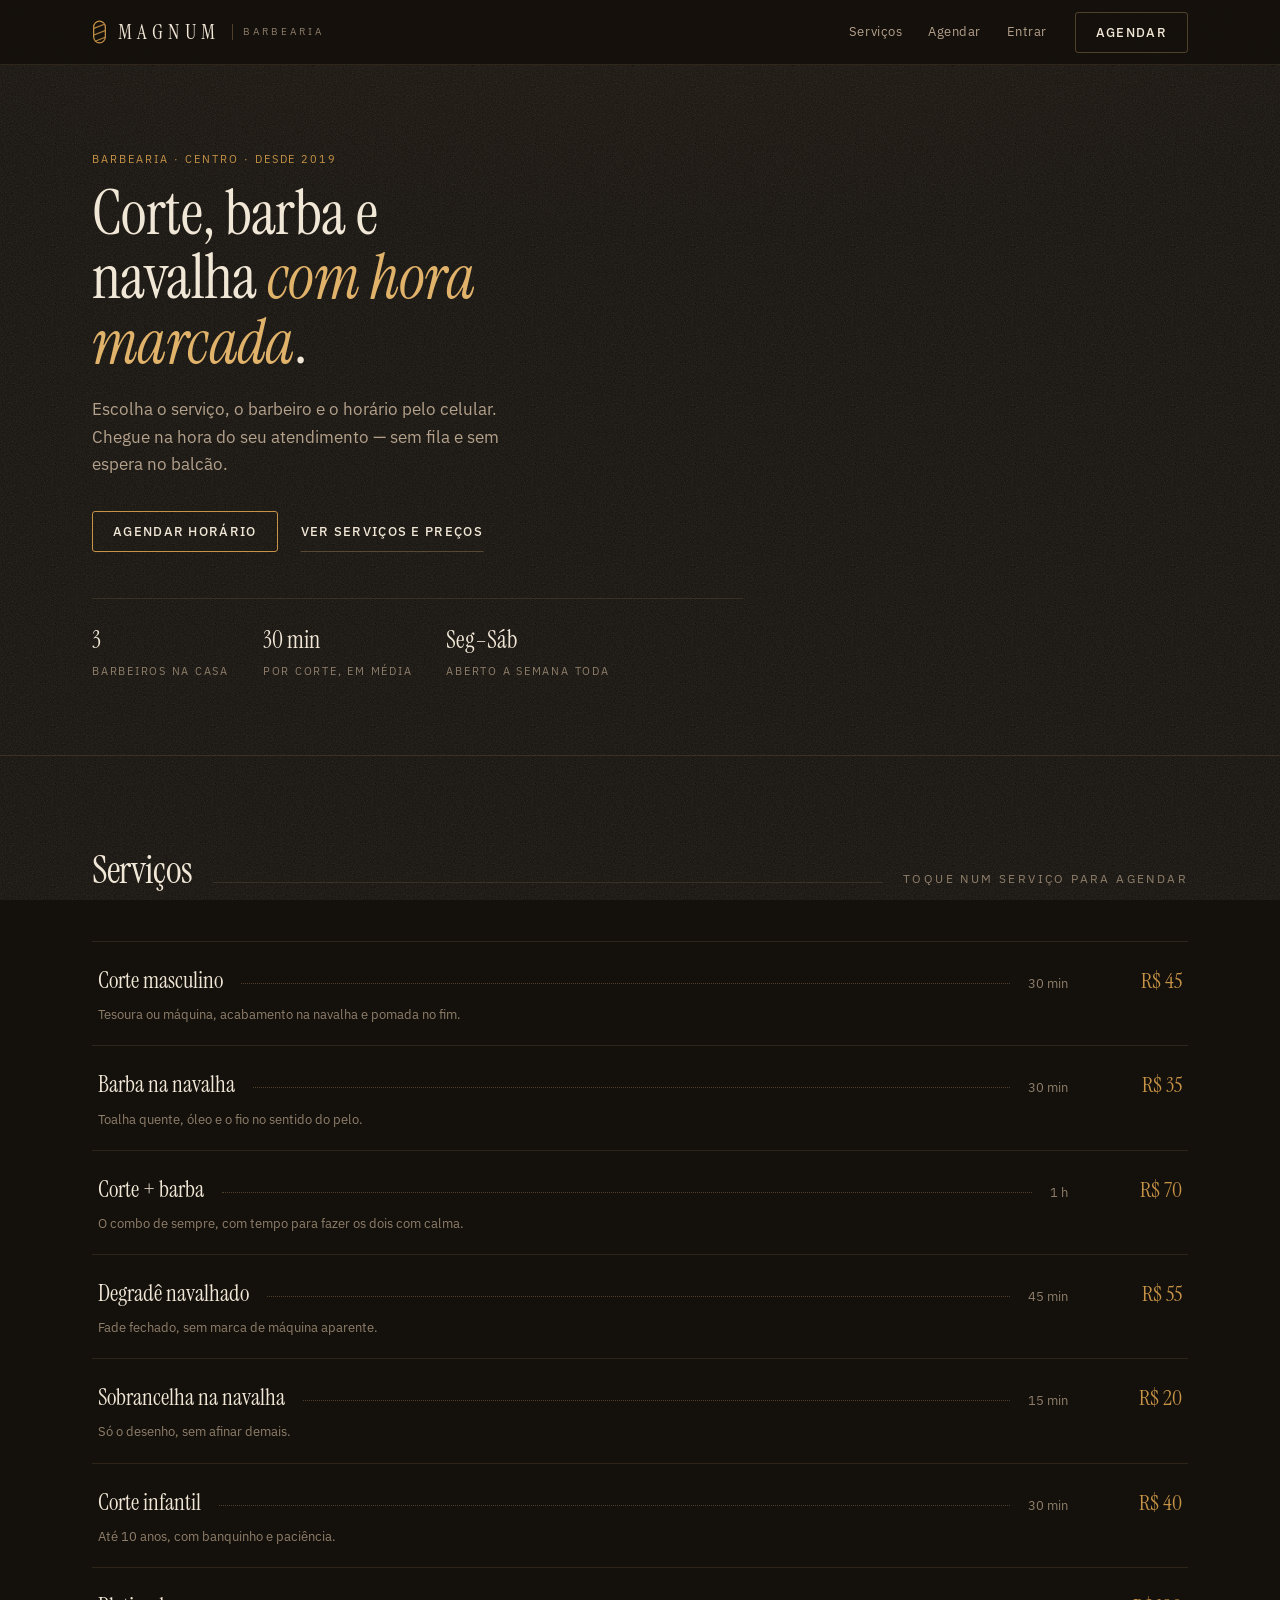
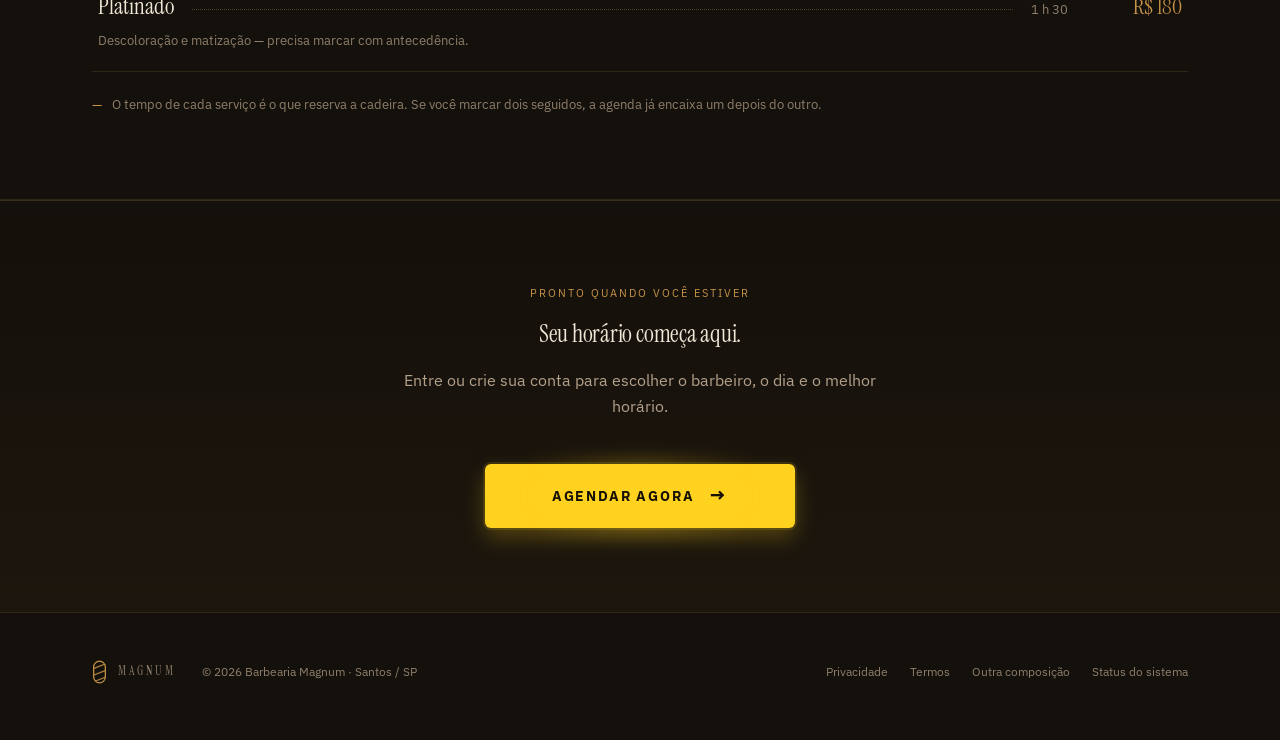
<file: web/index.html>
<!DOCTYPE html>
<html lang="pt-BR">
<head>
<meta charset="utf-8">
<meta name="viewport" content="width=device-width, initial-scale=1">
<title>Barbearia Magnum — corte, barba e navalha com hora marcada</title>
<meta name="description" content="Agende corte, barba e navalha na Barbearia Magnum: escolha o serviço, o barbeiro e o horário pelo celular.">
<link rel="icon" href="data:image/svg+xml,%3Csvg xmlns='http://www.w3.org/2000/svg' viewBox='0 0 18 30'%3E%3Crect x='2' y='2' width='14' height='26' rx='7' fill='none' stroke='%23c69347' stroke-width='1.6'/%3E%3Cg stroke='%23c69347' stroke-width='1.2'%3E%3Cline x1='0' y1='11' x2='18' y2='5'/%3E%3Cline x1='0' y1='19' x2='18' y2='13'/%3E%3Cline x1='0' y1='27' x2='18' y2='21'/%3E%3C/g%3E%3C/svg%3E">
<link rel="canonical" href="https://magnum.autoava.us/">
<meta name="theme-color" content="#14100b">
<meta property="og:type" content="website">
<meta property="og:site_name" content="Barbearia Magnum">
<meta property="og:locale" content="pt_BR">
<meta property="og:title" content="Barbearia Magnum — corte, barba e navalha com hora marcada">
<meta property="og:description" content="Escolha o serviço, o barbeiro e o horário pelo celular. Santos / SP.">
<meta property="og:url" content="https://magnum.autoava.us/">
<meta name="twitter:card" content="summary">
<meta name="twitter:title" content="Barbearia Magnum — hora marcada">
<meta name="twitter:description" content="Agende corte, barba e navalha pelo celular. Santos / SP.">
<link rel="preconnect" href="https://fonts.googleapis.com">
<link rel="preconnect" href="https://fonts.gstatic.com" crossorigin>
<link href="https://fonts.googleapis.com/css2?family=IBM+Plex+Sans:wght@400;500;600&family=Instrument+Serif:ital@0;1&display=swap" rel="stylesheet">
<link rel="stylesheet" href="styles.css?v=booking-3">

<!-- =====================================================================
     LAYOUT PARA APRESENTAÇÃO (F2 antecipada) — dados de exemplo.
     Trocar antes de publicar de verdade:
       · endereço, telefone/WhatsApp (app.js, LOJA_WHATS), Instagram, ano
       · nomes dos barbeiros e fotos (hoje é monograma, sem foto)
       · horários reais de funcionamento (app.js, HORARIOS)
       · preços/durações (batem com o seed de docs/schema.sql)
     O que JÁ é dinâmico de verdade: relógio da loja, aberto/fechado, grade de
     horários calculada a partir do funcionamento + duração do serviço,
     escolha de serviço/barbeiro/horário e o passo de confirmação.
     ===================================================================== -->
<link rel="manifest" href="/manifest.webmanifest">
<link rel="apple-touch-icon" href="/icons/apple-touch-icon.png">
<meta name="apple-mobile-web-app-capable" content="yes">
<meta name="apple-mobile-web-app-title" content="Barbearia Magnum">
<meta name="apple-mobile-web-app-status-bar-style" content="black-translucent">
</head>
<body class="composicao-editorial">

<header class="topo">
  <div class="limite">
    <a class="marca" href="./">
      <svg class="poste" viewBox="0 0 18 30" aria-hidden="true">
        <defs><clipPath id="posteClipe"><rect x="2" y="2" width="14" height="26" rx="7"/></clipPath></defs>
        <g clip-path="url(#posteClipe)" stroke="var(--latao)" stroke-width="1.5" opacity=".85">
          <line x1="-1" y1="12" x2="19" y2="4"/>
          <line x1="-1" y1="20" x2="19" y2="12"/>
          <line x1="-1" y1="28" x2="19" y2="20"/>
        </g>
        <rect x="2" y="2" width="14" height="26" rx="7" fill="none" stroke="var(--latao)" stroke-width="1.5"/>
      </svg>
      Magnum
      <small>Barbearia</small>
    </a>
    <nav class="nav" id="nav">
      <a href="#servicos">Serviços</a>
      <a href="#agendar">Agendar</a>
      <a href="/login" id="linkConta">Entrar</a>
    </nav>
    <a class="btn btn-vazado" href="/login">Agendar</a>
    <button class="menu-botao" id="menuBotao" aria-label="Abrir menu" aria-expanded="false" aria-controls="nav">
      <span></span><span></span><span></span>
    </button>
  </div>
</header>

<main>

  <!-- ------------------------------------------------------------- hero -->
  <section class="hero">
    <div class="limite hero-grade">
      <div>
        <p class="kicker">Barbearia · Centro · desde 2019</p>
        <h1>Corte, barba e navalha <em>com hora marcada</em>.</h1>
        <p class="linha-fina">
          Escolha o serviço, o barbeiro e o horário pelo celular. Chegue na hora
          do seu atendimento — sem fila e sem espera no balcão.
        </p>
        <div class="acoes">
          <a class="btn btn-cheio" href="/login">Agendar horário</a>
          <a class="btn btn-texto" href="#servicos">Ver serviços e preços</a>
        </div>

        <dl class="selos">
          <div><dt>3</dt><dd>barbeiros na casa</dd></div>
          <div><dt>30 min</dt><dd>por corte, em média</dd></div>
          <div><dt>Seg–Sáb</dt><dd>aberto a semana toda</dd></div>
        </dl>
      </div>

    </div>
  </section>

  <!-- ---------------------------------------------------------- serviços -->
  <section class="secao" id="servicos">
    <div class="limite">
      <div class="cabeca-secao">
        <h2>Serviços</h2>
        <div class="regua"></div>
        <span>Toque num serviço para agendar</span>
      </div>

      <ul class="menu-servicos">
        <li><a href="/login">
          <span class="nome">Corte masculino</span><span class="guia"></span>
          <span class="dur">30 min</span><span class="preco">R$ 45</span>
          <span class="desc">Tesoura ou máquina, acabamento na navalha e pomada no fim.</span>
        </a></li>
        <li><a href="/login">
          <span class="nome">Barba na navalha</span><span class="guia"></span>
          <span class="dur">30 min</span><span class="preco">R$ 35</span>
          <span class="desc">Toalha quente, óleo e o fio no sentido do pelo.</span>
        </a></li>
        <li><a href="/login">
          <span class="nome">Corte + barba</span><span class="guia"></span>
          <span class="dur">1 h</span><span class="preco">R$ 70</span>
          <span class="desc">O combo de sempre, com tempo para fazer os dois com calma.</span>
        </a></li>
        <li><a href="/login">
          <span class="nome">Degradê navalhado</span><span class="guia"></span>
          <span class="dur">45 min</span><span class="preco">R$ 55</span>
          <span class="desc">Fade fechado, sem marca de máquina aparente.</span>
        </a></li>
        <li><a href="/login">
          <span class="nome">Sobrancelha na navalha</span><span class="guia"></span>
          <span class="dur">15 min</span><span class="preco">R$ 20</span>
          <span class="desc">Só o desenho, sem afinar demais.</span>
        </a></li>
        <li><a href="/login">
          <span class="nome">Corte infantil</span><span class="guia"></span>
          <span class="dur">30 min</span><span class="preco">R$ 40</span>
          <span class="desc">Até 10 anos, com banquinho e paciência.</span>
        </a></li>
        <li><a href="/login">
          <span class="nome">Platinado</span><span class="guia"></span>
          <span class="dur">1 h 30</span><span class="preco">R$ 180</span>
          <span class="desc">Descoloração e matização — precisa marcar com antecedência.</span>
        </a></li>
      </ul>

      <p class="nota">
        O tempo de cada serviço é o que reserva a cadeira. Se você marcar dois
        seguidos, a agenda já encaixa um depois do outro.
      </p>
    </div>
  </section>

  <section class="secao cta-agendar" id="agendar">
    <div class="limite">
      <p class="kicker">Pronto quando você estiver</p>
      <h2>Seu horário começa aqui.</h2>
      <p>Entre ou crie sua conta para escolher o barbeiro, o dia e o melhor horário.</p>
      <a class="btn btn-cheio btn-booking" href="/login">Agendar agora <span aria-hidden="true">→</span></a>
    </div>
  </section>

</main>

<footer class="rodape">
  <div class="limite">
    <a class="marca" href="./">
      <svg class="poste" viewBox="0 0 18 30" aria-hidden="true">
        <defs><clipPath id="posteClipe2"><rect x="2" y="2" width="14" height="26" rx="7"/></clipPath></defs>
        <g clip-path="url(#posteClipe2)" stroke="var(--latao)" stroke-width="1.5" opacity=".85">
          <line x1="-1" y1="12" x2="19" y2="4"/>
          <line x1="-1" y1="20" x2="19" y2="12"/>
          <line x1="-1" y1="28" x2="19" y2="20"/>
        </g>
        <rect x="2" y="2" width="14" height="26" rx="7" fill="none" stroke="var(--latao)" stroke-width="1.5"/>
      </svg>
      Magnum
    </a>
    <p>© <span id="ano">2026</span> Barbearia Magnum · Santos / SP</p>
    <nav>
      <a href="/privacidade">Privacidade</a>
      <a href="/termos">Termos</a>
      <a href="index-b.html">Outra composição</a>
      <a href="status.html">Status do sistema</a>
    </nav>
  </div>
</footer>

<script src="app.js" defer></script>
<script src="pwa.js?v=pwa-1" defer></script>
</body>
</html>
</file>
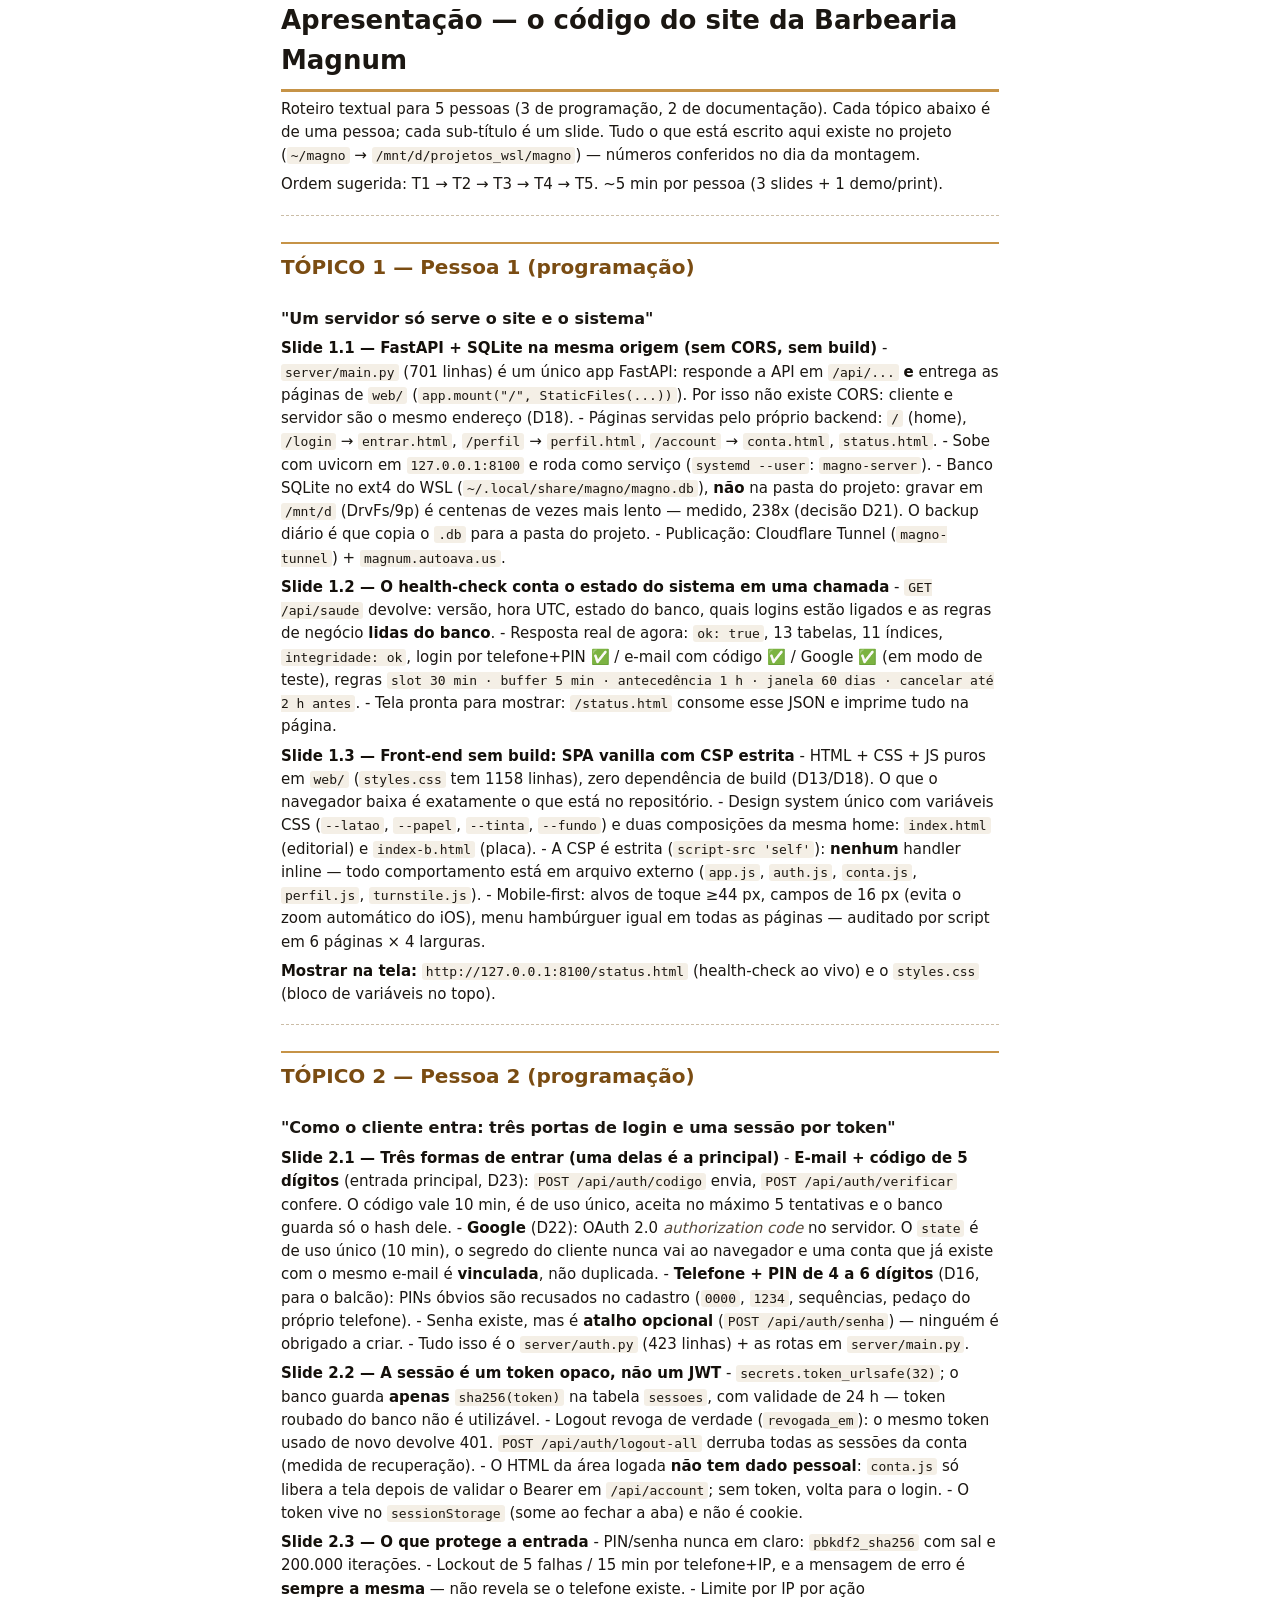
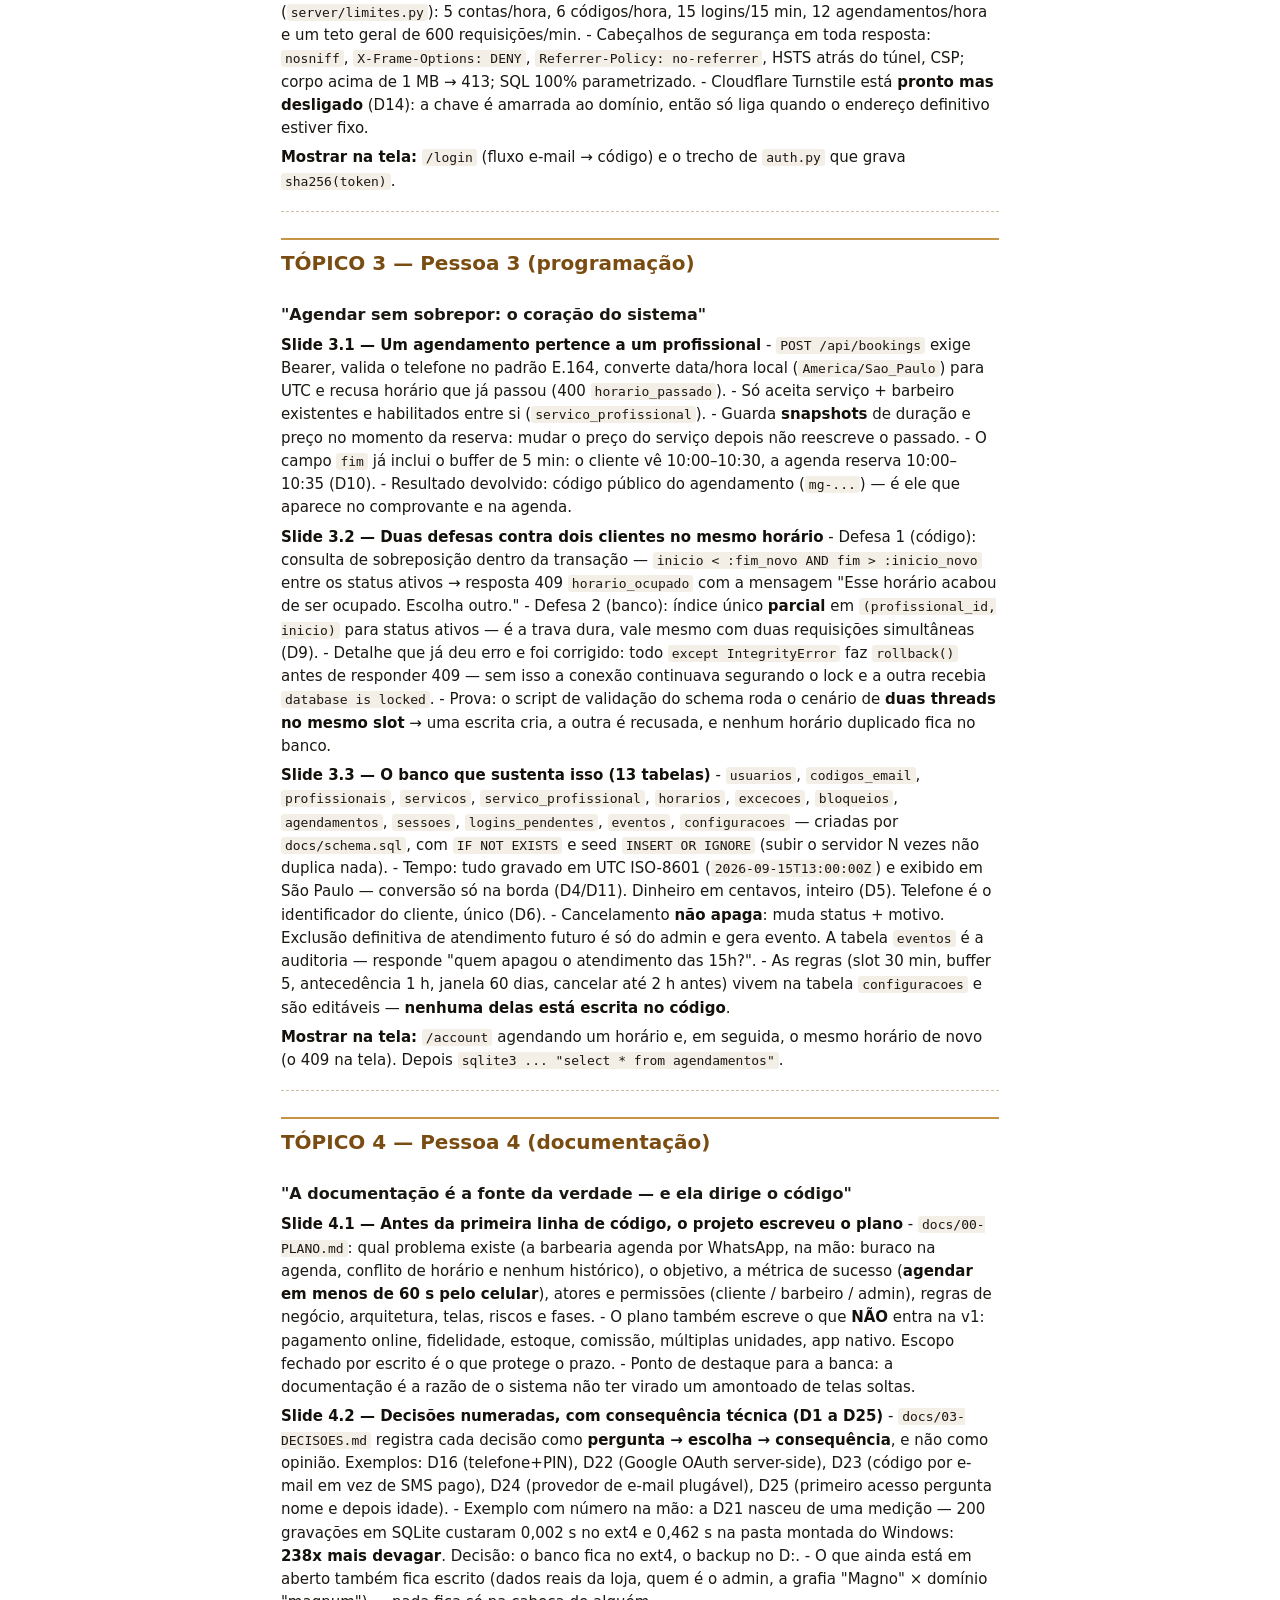
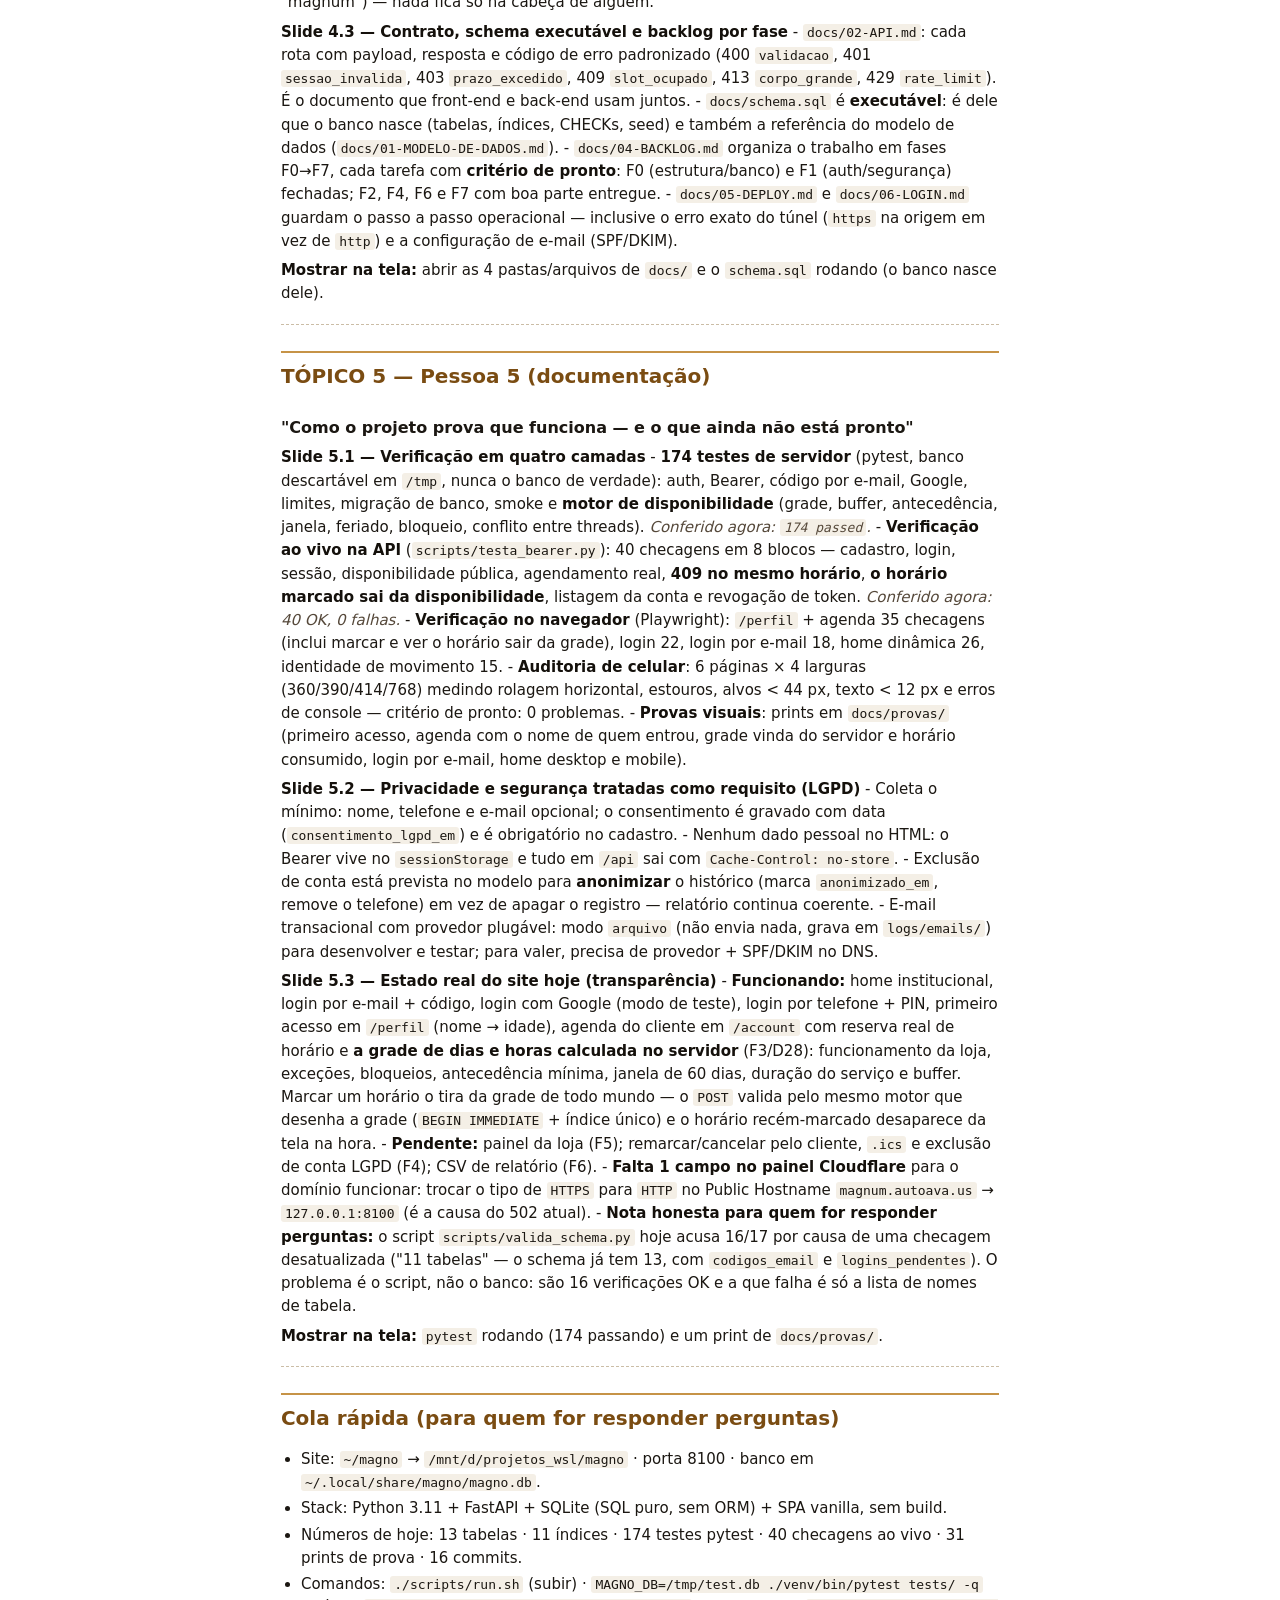
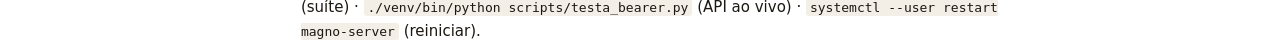
<file: docs/07-APRESENTACAO.html>
<!DOCTYPE html>
<html lang="pt-BR"><head><meta charset="utf-8">
<title>Apresentação — código do site Barbearia Magnum</title>
<style>
  @page { size: A4; margin: 18mm 16mm; }
  body { font: 15px/1.55 "DejaVu Sans", "IBM Plex Sans", system-ui, Arial, sans-serif;
         color: #1b1712; background: #fff; max-width: 190mm; margin: 0 auto; }
  h1 { font-size: 26px; margin: 0 0 6px; border-bottom: 3px solid #c69347; padding-bottom: 8px; }
  h2 { font-size: 20px; margin: 26px 0 8px; padding: 8px 0 6px; color: #7a4c12;
        border-top: 2px solid #c69347; page-break-before: always; page-break-after: avoid; }
  h2:first-of-type { page-break-before: avoid; }
  h3 { font-size: 16px; margin: 18px 0 6px; color: #1b1712; page-break-after: avoid; }
  h4 { font-size: 14px; margin: 14px 0 4px; color: #55483a; }
  ul { margin: 4px 0 10px; padding-left: 20px; }
  li { margin: 3px 0; }
  code { background: #f4efe6; padding: 1px 4px; border-radius: 3px;
          font-family: "DejaVu Sans Mono", Consolas, monospace; font-size: 13px; }
  hr { border: 0; border-top: 1px dashed #cbbda6; margin: 18px 0; }
  p { margin: 6px 0; }
  strong { color: #14100b; }
  em { color: #55483a; }
</style></head>
<body><h1>Apresentação — o código do site da Barbearia Magnum</h1>
<p>Roteiro textual para 5 pessoas (3 de programação, 2 de documentação). Cada tópico abaixo é de
uma pessoa; cada sub-título é um slide. Tudo o que está escrito aqui existe no projeto
(<code>~/magno</code> → <code>/mnt/d/projetos_wsl/magno</code>) — números conferidos no dia da montagem.</p>
<p>Ordem sugerida: T1 → T2 → T3 → T4 → T5. ~5 min por pessoa (3 slides + 1 demo/print).</p>
<hr />
<h2>TÓPICO 1 — Pessoa 1 (programação)</h2>
<h3>"Um servidor só serve o site e o sistema"</h3>
<p><strong>Slide 1.1 — FastAPI + SQLite na mesma origem (sem CORS, sem build)</strong>
- <code>server/main.py</code> (701 linhas) é um único app FastAPI: responde a API em <code>/api/...</code> <strong>e</strong>
  entrega as páginas de <code>web/</code> (<code>app.mount("/", StaticFiles(...))</code>). Por isso não existe CORS:
  cliente e servidor são o mesmo endereço (D18).
- Páginas servidas pelo próprio backend: <code>/</code> (home), <code>/login</code> → <code>entrar.html</code>,
  <code>/perfil</code> → <code>perfil.html</code>, <code>/account</code> → <code>conta.html</code>, <code>status.html</code>.
- Sobe com uvicorn em <code>127.0.0.1:8100</code> e roda como serviço (<code>systemd --user</code>: <code>magno-server</code>).
- Banco SQLite no ext4 do WSL (<code>~/.local/share/magno/magno.db</code>), <strong>não</strong> na pasta do projeto:
  gravar em <code>/mnt/d</code> (DrvFs/9p) é centenas de vezes mais lento — medido, 238x (decisão D21).
  O backup diário é que copia o <code>.db</code> para a pasta do projeto.
- Publicação: Cloudflare Tunnel (<code>magno-tunnel</code>) + <code>magnum.autoava.us</code>.</p>
<p><strong>Slide 1.2 — O health-check conta o estado do sistema em uma chamada</strong>
- <code>GET /api/saude</code> devolve: versão, hora UTC, estado do banco, quais logins estão ligados e as
  regras de negócio <strong>lidas do banco</strong>.
- Resposta real de agora: <code>ok: true</code>, 13 tabelas, 11 índices, <code>integridade: ok</code>,
  login por telefone+PIN ✅ / e-mail com código ✅ / Google ✅ (em modo de teste),
  regras <code>slot 30 min · buffer 5 min · antecedência 1 h · janela 60 dias · cancelar até 2 h antes</code>.
- Tela pronta para mostrar: <code>/status.html</code> consome esse JSON e imprime tudo na página.</p>
<p><strong>Slide 1.3 — Front-end sem build: SPA vanilla com CSP estrita</strong>
- HTML + CSS + JS puros em <code>web/</code> (<code>styles.css</code> tem 1158 linhas), zero dependência de build
  (D13/D18). O que o navegador baixa é exatamente o que está no repositório.
- Design system único com variáveis CSS (<code>--latao</code>, <code>--papel</code>, <code>--tinta</code>, <code>--fundo</code>) e duas
  composições da mesma home: <code>index.html</code> (editorial) e <code>index-b.html</code> (placa).
- A CSP é estrita (<code>script-src 'self'</code>): <strong>nenhum</strong> handler inline — todo comportamento está em
  arquivo externo (<code>app.js</code>, <code>auth.js</code>, <code>conta.js</code>, <code>perfil.js</code>, <code>turnstile.js</code>).
- Mobile-first: alvos de toque ≥44 px, campos de 16 px (evita o zoom automático do iOS), menu
  hambúrguer igual em todas as páginas — auditado por script em 6 páginas × 4 larguras.</p>
<p><strong>Mostrar na tela:</strong> <code>http://127.0.0.1:8100/status.html</code> (health-check ao vivo) e o <code>styles.css</code>
(bloco de variáveis no topo).</p>
<hr />
<h2>TÓPICO 2 — Pessoa 2 (programação)</h2>
<h3>"Como o cliente entra: três portas de login e uma sessão por token"</h3>
<p><strong>Slide 2.1 — Três formas de entrar (uma delas é a principal)</strong>
- <strong>E-mail + código de 5 dígitos</strong> (entrada principal, D23): <code>POST /api/auth/codigo</code> envia,
  <code>POST /api/auth/verificar</code> confere. O código vale 10 min, é de uso único, aceita no máximo
  5 tentativas e o banco guarda só o hash dele.
- <strong>Google</strong> (D22): OAuth 2.0 <em>authorization code</em> no servidor. O <code>state</code> é de uso único
  (10 min), o segredo do cliente nunca vai ao navegador e uma conta que já existe com o mesmo
  e-mail é <strong>vinculada</strong>, não duplicada.
- <strong>Telefone + PIN de 4 a 6 dígitos</strong> (D16, para o balcão): PINs óbvios são recusados no cadastro
  (<code>0000</code>, <code>1234</code>, sequências, pedaço do próprio telefone).
- Senha existe, mas é <strong>atalho opcional</strong> (<code>POST /api/auth/senha</code>) — ninguém é obrigado a criar.
- Tudo isso é o <code>server/auth.py</code> (423 linhas) + as rotas em <code>server/main.py</code>.</p>
<p><strong>Slide 2.2 — A sessão é um token opaco, não um JWT</strong>
- <code>secrets.token_urlsafe(32)</code>; o banco guarda <strong>apenas</strong> <code>sha256(token)</code> na tabela <code>sessoes</code>,
  com validade de 24 h — token roubado do banco não é utilizável.
- Logout revoga de verdade (<code>revogada_em</code>): o mesmo token usado de novo devolve 401.
  <code>POST /api/auth/logout-all</code> derruba todas as sessões da conta (medida de recuperação).
- O HTML da área logada <strong>não tem dado pessoal</strong>: <code>conta.js</code> só libera a tela depois de validar
  o Bearer em <code>/api/account</code>; sem token, volta para o login.
- O token vive no <code>sessionStorage</code> (some ao fechar a aba) e não é cookie.</p>
<p><strong>Slide 2.3 — O que protege a entrada</strong>
- PIN/senha nunca em claro: <code>pbkdf2_sha256</code> com sal e 200.000 iterações.
- Lockout de 5 falhas / 15 min por telefone+IP, e a mensagem de erro é <strong>sempre a mesma</strong> —
  não revela se o telefone existe.
- Limite por IP por ação (<code>server/limites.py</code>): 5 contas/hora, 6 códigos/hora, 15 logins/15 min,
  12 agendamentos/hora e um teto geral de 600 requisições/min.
- Cabeçalhos de segurança em toda resposta: <code>nosniff</code>, <code>X-Frame-Options: DENY</code>,
  <code>Referrer-Policy: no-referrer</code>, HSTS atrás do túnel, CSP; corpo acima de 1 MB → 413;
  SQL 100% parametrizado.
- Cloudflare Turnstile está <strong>pronto mas desligado</strong> (D14): a chave é amarrada ao domínio, então
  só liga quando o endereço definitivo estiver fixo.</p>
<p><strong>Mostrar na tela:</strong> <code>/login</code> (fluxo e-mail → código) e o trecho de <code>auth.py</code> que grava
<code>sha256(token)</code>.</p>
<hr />
<h2>TÓPICO 3 — Pessoa 3 (programação)</h2>
<h3>"Agendar sem sobrepor: o coração do sistema"</h3>
<p><strong>Slide 3.1 — Um agendamento pertence a um profissional</strong>
- <code>POST /api/bookings</code> exige Bearer, valida o telefone no padrão E.164, converte data/hora local
  (<code>America/Sao_Paulo</code>) para UTC e recusa horário que já passou (400 <code>horario_passado</code>).
- Só aceita serviço + barbeiro existentes e habilitados entre si (<code>servico_profissional</code>).
- Guarda <strong>snapshots</strong> de duração e preço no momento da reserva: mudar o preço do serviço depois
  não reescreve o passado.
- O campo <code>fim</code> já inclui o buffer de 5 min: o cliente vê 10:00–10:30, a agenda reserva
  10:00–10:35 (D10).
- Resultado devolvido: código público do agendamento (<code>mg-...</code>) — é ele que aparece no
  comprovante e na agenda.</p>
<p><strong>Slide 3.2 — Duas defesas contra dois clientes no mesmo horário</strong>
- Defesa 1 (código): consulta de sobreposição dentro da transação —
  <code>inicio &lt; :fim_novo AND fim &gt; :inicio_novo</code> entre os status ativos → resposta 409
  <code>horario_ocupado</code> com a mensagem "Esse horário acabou de ser ocupado. Escolha outro."
- Defesa 2 (banco): índice único <strong>parcial</strong> em <code>(profissional_id, inicio)</code> para status ativos —
  é a trava dura, vale mesmo com duas requisições simultâneas (D9).
- Detalhe que já deu erro e foi corrigido: todo <code>except IntegrityError</code> faz <code>rollback()</code> antes de
  responder 409 — sem isso a conexão continuava segurando o lock e a outra recebia
  <code>database is locked</code>.
- Prova: o script de validação do schema roda o cenário de <strong>duas threads no mesmo slot</strong> →
  uma escrita cria, a outra é recusada, e nenhum horário duplicado fica no banco.</p>
<p><strong>Slide 3.3 — O banco que sustenta isso (13 tabelas)</strong>
- <code>usuarios</code>, <code>codigos_email</code>, <code>profissionais</code>, <code>servicos</code>, <code>servico_profissional</code>, <code>horarios</code>,
  <code>excecoes</code>, <code>bloqueios</code>, <code>agendamentos</code>, <code>sessoes</code>, <code>logins_pendentes</code>, <code>eventos</code>,
  <code>configuracoes</code> — criadas por <code>docs/schema.sql</code>, com <code>IF NOT EXISTS</code> e seed
  <code>INSERT OR IGNORE</code> (subir o servidor N vezes não duplica nada).
- Tempo: tudo gravado em UTC ISO-8601 (<code>2026-09-15T13:00:00Z</code>) e exibido em São Paulo — conversão
  só na borda (D4/D11). Dinheiro em centavos, inteiro (D5). Telefone é o identificador do cliente,
  único (D6).
- Cancelamento <strong>não apaga</strong>: muda status + motivo. Exclusão definitiva de atendimento futuro é só
  do admin e gera evento. A tabela <code>eventos</code> é a auditoria — responde "quem apagou o atendimento
  das 15h?".
- As regras (slot 30 min, buffer 5, antecedência 1 h, janela 60 dias, cancelar até 2 h antes)
  vivem na tabela <code>configuracoes</code> e são editáveis — <strong>nenhuma delas está escrita no código</strong>.</p>
<p><strong>Mostrar na tela:</strong> <code>/account</code> agendando um horário e, em seguida, o mesmo horário de novo
(o 409 na tela). Depois <code>sqlite3 ... "select * from agendamentos"</code>.</p>
<hr />
<h2>TÓPICO 4 — Pessoa 4 (documentação)</h2>
<h3>"A documentação é a fonte da verdade — e ela dirige o código"</h3>
<p><strong>Slide 4.1 — Antes da primeira linha de código, o projeto escreveu o plano</strong>
- <code>docs/00-PLANO.md</code>: qual problema existe (a barbearia agenda por WhatsApp, na mão: buraco na
  agenda, conflito de horário e nenhum histórico), o objetivo, a métrica de sucesso
  (<strong>agendar em menos de 60 s pelo celular</strong>), atores e permissões (cliente / barbeiro / admin),
  regras de negócio, arquitetura, telas, riscos e fases.
- O plano também escreve o que <strong>NÃO</strong> entra na v1: pagamento online, fidelidade, estoque,
  comissão, múltiplas unidades, app nativo. Escopo fechado por escrito é o que protege o prazo.
- Ponto de destaque para a banca: a documentação é a razão de o sistema não ter virado um
  amontoado de telas soltas.</p>
<p><strong>Slide 4.2 — Decisões numeradas, com consequência técnica (D1 a D25)</strong>
- <code>docs/03-DECISOES.md</code> registra cada decisão como <strong>pergunta → escolha → consequência</strong>, e não
  como opinião. Exemplos: D16 (telefone+PIN), D22 (Google OAuth server-side), D23 (código por
  e-mail em vez de SMS pago), D24 (provedor de e-mail plugável), D25 (primeiro acesso pergunta
  nome e depois idade).
- Exemplo com número na mão: a D21 nasceu de uma medição — 200 gravações em SQLite custaram
  0,002 s no ext4 e 0,462 s na pasta montada do Windows: <strong>238x mais devagar</strong>. Decisão: o banco
  fica no ext4, o backup no D:.
- O que ainda está em aberto também fica escrito (dados reais da loja, quem é o admin, a grafia
  "Magno" × domínio "magnum") — nada fica só na cabeça de alguém.</p>
<p><strong>Slide 4.3 — Contrato, schema executável e backlog por fase</strong>
- <code>docs/02-API.md</code>: cada rota com payload, resposta e código de erro padronizado
  (400 <code>validacao</code>, 401 <code>sessao_invalida</code>, 403 <code>prazo_excedido</code>, 409 <code>slot_ocupado</code>,
  413 <code>corpo_grande</code>, 429 <code>rate_limit</code>). É o documento que front-end e back-end usam juntos.
- <code>docs/schema.sql</code> é <strong>executável</strong>: é dele que o banco nasce (tabelas, índices, CHECKs, seed) e
  também a referência do modelo de dados (<code>docs/01-MODELO-DE-DADOS.md</code>).
- <code>docs/04-BACKLOG.md</code> organiza o trabalho em fases F0→F7, cada tarefa com <strong>critério de pronto</strong>:
  F0 (estrutura/banco) e F1 (auth/segurança) fechadas; F2, F4, F6 e F7 com boa parte entregue.
- <code>docs/05-DEPLOY.md</code> e <code>docs/06-LOGIN.md</code> guardam o passo a passo operacional — inclusive o
  erro exato do túnel (<code>https</code> na origem em vez de <code>http</code>) e a configuração de e-mail (SPF/DKIM).</p>
<p><strong>Mostrar na tela:</strong> abrir as 4 pastas/arquivos de <code>docs/</code> e o <code>schema.sql</code> rodando (o banco nasce
dele).</p>
<hr />
<h2>TÓPICO 5 — Pessoa 5 (documentação)</h2>
<h3>"Como o projeto prova que funciona — e o que ainda não está pronto"</h3>
<p><strong>Slide 5.1 — Verificação em quatro camadas</strong>
- <strong>174 testes de servidor</strong> (pytest, banco descartável em <code>/tmp</code>, nunca o banco de verdade):
  auth, Bearer, código por e-mail, Google, limites, migração de banco, smoke e <strong>motor de
  disponibilidade</strong> (grade, buffer, antecedência, janela, feriado, bloqueio, conflito entre
  threads).
  <em>Conferido agora: <code>174 passed</code>.</em>
- <strong>Verificação ao vivo na API</strong> (<code>scripts/testa_bearer.py</code>): 40 checagens em 8 blocos —
  cadastro, login, sessão, disponibilidade pública, agendamento real, <strong>409 no mesmo horário</strong>,
  <strong>o horário marcado sai da disponibilidade</strong>, listagem da conta e revogação de token.
  <em>Conferido agora: 40 OK, 0 falhas.</em>
- <strong>Verificação no navegador</strong> (Playwright): <code>/perfil</code> + agenda 35 checagens (inclui marcar
  e ver o horário sair da grade), login 22, login por e-mail 18, home dinâmica 26, identidade de
  movimento 15.
- <strong>Auditoria de celular</strong>: 6 páginas × 4 larguras (360/390/414/768) medindo rolagem horizontal,
  estouros, alvos &lt; 44 px, texto &lt; 12 px e erros de console — critério de pronto: 0 problemas.
- <strong>Provas visuais</strong>: prints em <code>docs/provas/</code> (primeiro acesso, agenda com o nome de quem
  entrou, grade vinda do servidor e horário consumido, login por e-mail, home desktop e mobile).</p>
<p><strong>Slide 5.2 — Privacidade e segurança tratadas como requisito (LGPD)</strong>
- Coleta o mínimo: nome, telefone e e-mail opcional; o consentimento é gravado com data
  (<code>consentimento_lgpd_em</code>) e é obrigatório no cadastro.
- Nenhum dado pessoal no HTML: o Bearer vive no <code>sessionStorage</code> e tudo em <code>/api</code> sai com
  <code>Cache-Control: no-store</code>.
- Exclusão de conta está prevista no modelo para <strong>anonimizar</strong> o histórico (marca
  <code>anonimizado_em</code>, remove o telefone) em vez de apagar o registro — relatório continua coerente.
- E-mail transacional com provedor plugável: modo <code>arquivo</code> (não envia nada, grava em
  <code>logs/emails/</code>) para desenvolver e testar; para valer, precisa de provedor + SPF/DKIM no DNS.</p>
<p><strong>Slide 5.3 — Estado real do site hoje (transparência)</strong>
- <strong>Funcionando:</strong> home institucional, login por e-mail + código, login com Google (modo de
  teste), login por telefone + PIN, primeiro acesso em <code>/perfil</code> (nome → idade), agenda do
  cliente em <code>/account</code> com reserva real de horário e <strong>a grade de dias e horas calculada no
  servidor</strong> (F3/D28): funcionamento da loja, exceções, bloqueios, antecedência mínima, janela de
  60 dias, duração do serviço e buffer. Marcar um horário o tira da grade de todo mundo — o
  <code>POST</code> valida pelo mesmo motor que desenha a grade (<code>BEGIN IMMEDIATE</code> + índice único) e o
  horário recém-marcado desaparece da tela na hora.
- <strong>Pendente:</strong> painel da loja (F5); remarcar/cancelar pelo cliente, <code>.ics</code> e exclusão de
  conta LGPD (F4); CSV de relatório (F6).
- <strong>Falta 1 campo no painel Cloudflare</strong> para o domínio funcionar: trocar o tipo de <code>HTTPS</code> para
  <code>HTTP</code> no Public Hostname <code>magnum.autoava.us</code> → <code>127.0.0.1:8100</code> (é a causa do 502 atual).
- <strong>Nota honesta para quem for responder perguntas:</strong> o script <code>scripts/valida_schema.py</code> hoje
  acusa 16/17 por causa de uma checagem desatualizada ("11 tabelas" — o schema já tem 13, com
  <code>codigos_email</code> e <code>logins_pendentes</code>). O problema é o script, não o banco: são 16 verificações
  OK e a que falha é só a lista de nomes de tabela.</p>
<p><strong>Mostrar na tela:</strong> <code>pytest</code> rodando (174 passando) e um print de <code>docs/provas/</code>.</p>
<hr />
<h2>Cola rápida (para quem for responder perguntas)</h2>
<ul>
<li>Site: <code>~/magno</code> → <code>/mnt/d/projetos_wsl/magno</code> · porta 8100 · banco em <code>~/.local/share/magno/magno.db</code>.</li>
<li>Stack: Python 3.11 + FastAPI + SQLite (SQL puro, sem ORM) + SPA vanilla, sem build.</li>
<li>Números de hoje: 13 tabelas · 11 índices · 174 testes pytest · 40 checagens ao vivo ·
  31 prints de prova · 16 commits.</li>
<li>Comandos: <code>./scripts/run.sh</code> (subir) · <code>MAGNO_DB=/tmp/test.db ./venv/bin/pytest tests/ -q</code>
  (suíte) · <code>./venv/bin/python scripts/testa_bearer.py</code> (API ao vivo) ·
  <code>systemctl --user restart magno-server</code> (reiniciar).</li>
</ul></body></html>
</file>
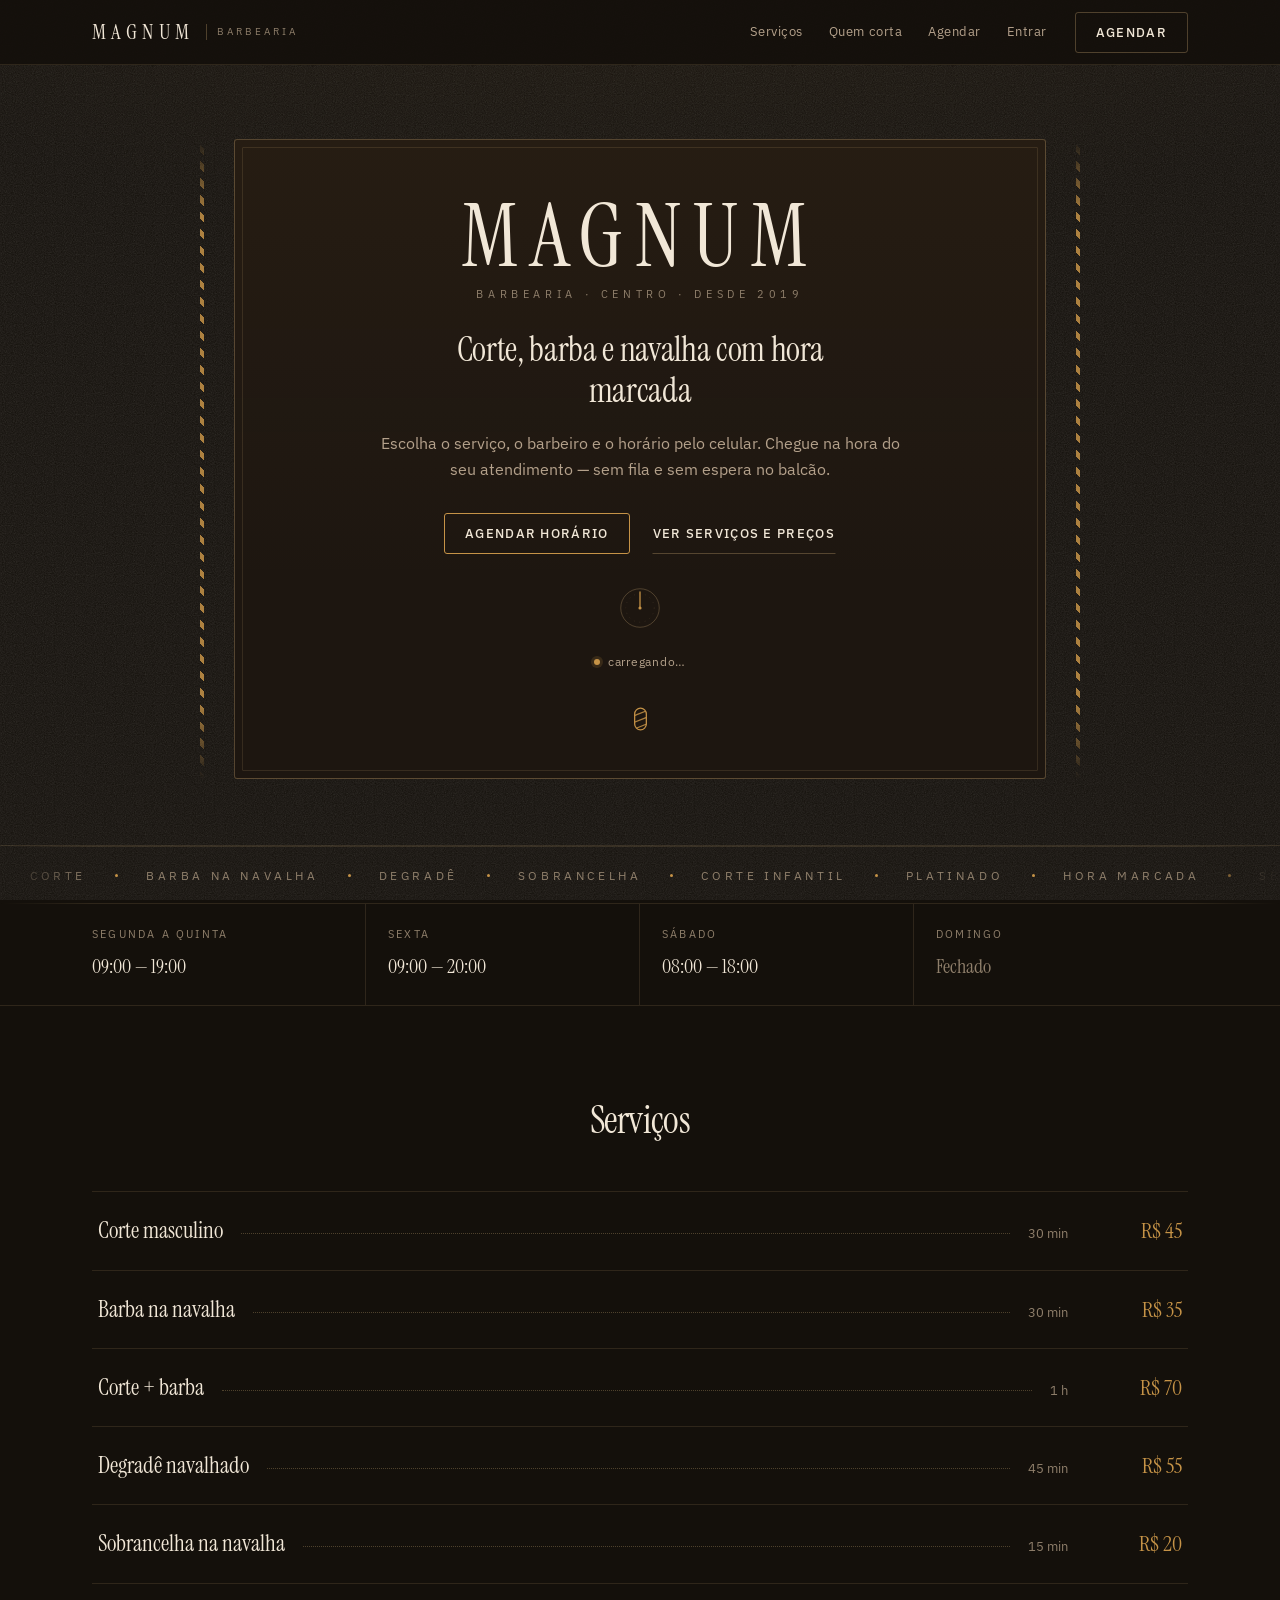
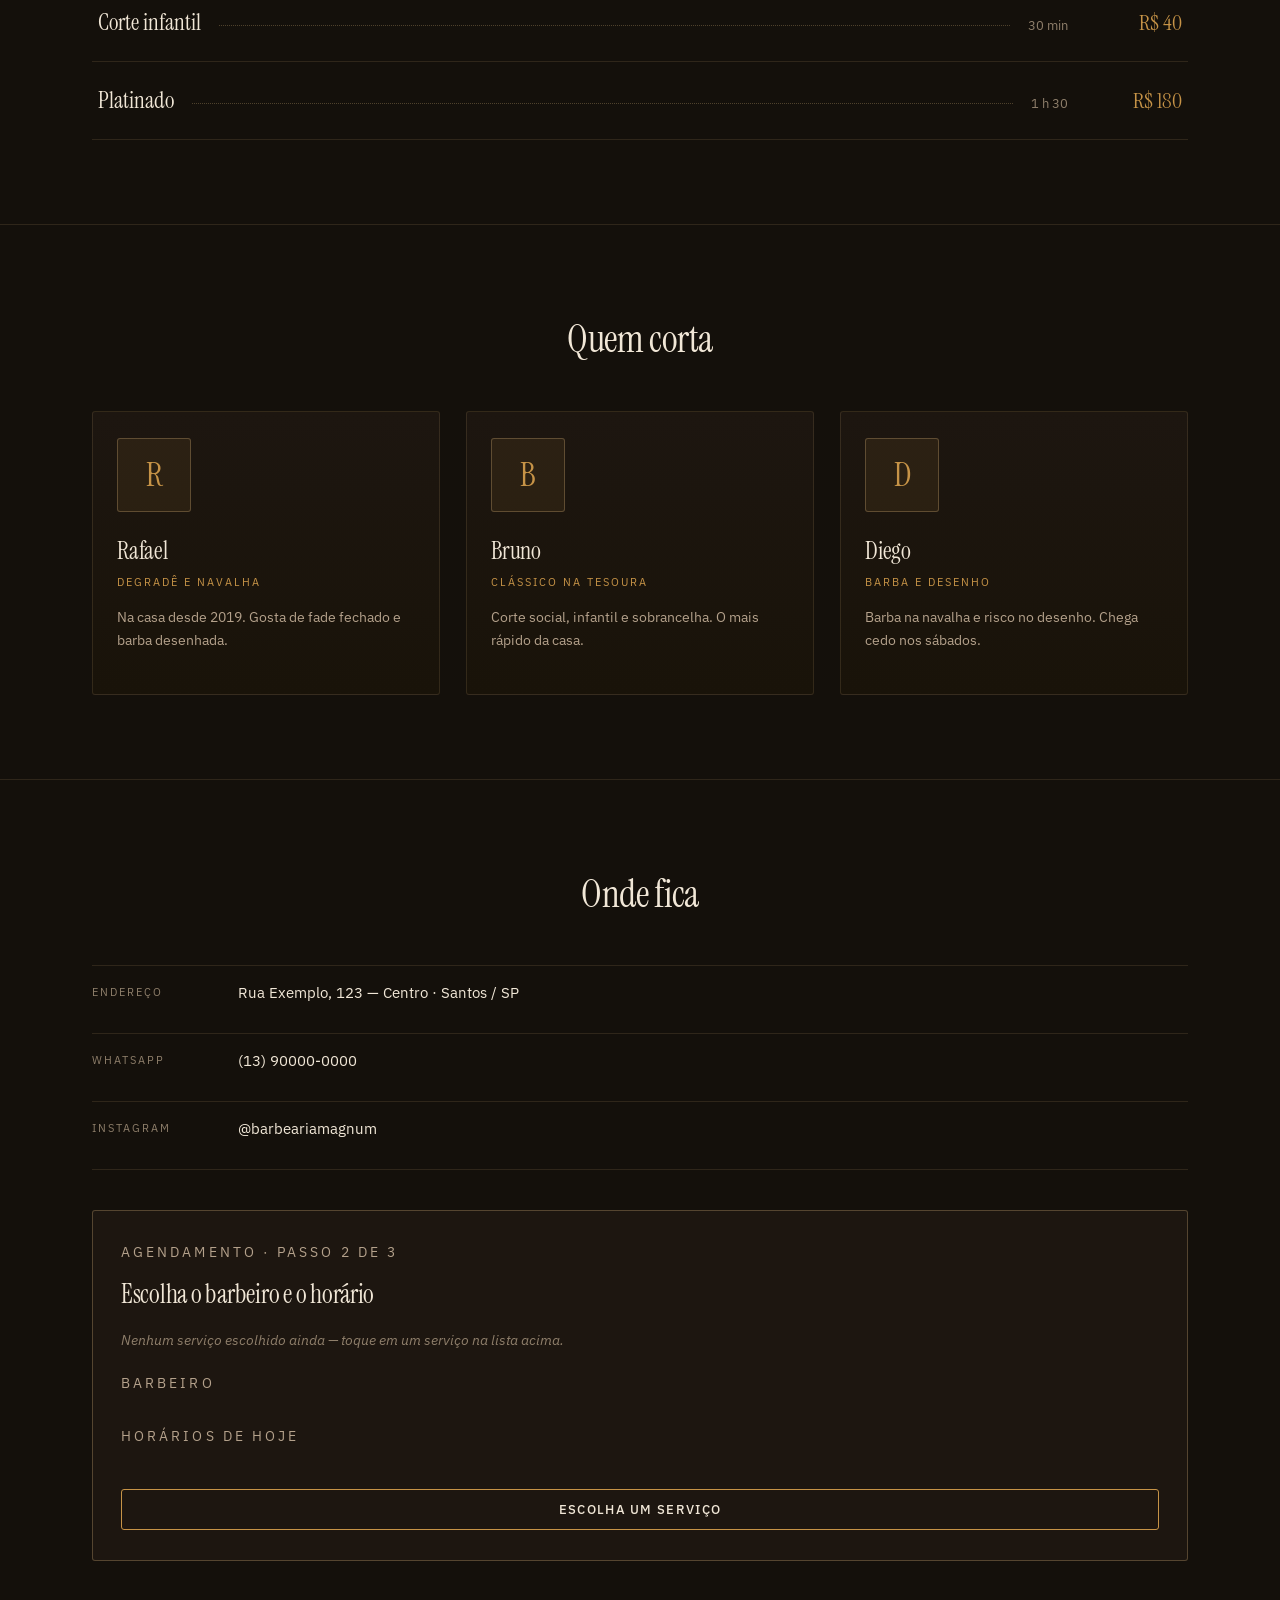
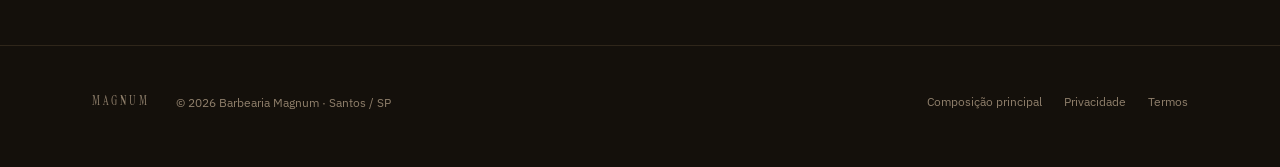
<file: web/index-b.html>
<!DOCTYPE html>
<html lang="pt-BR">
<head>
<meta charset="utf-8">
<meta name="viewport" content="width=device-width, initial-scale=1">
<title>Barbearia Magnum — corte, barba e navalha</title>
<meta name="description" content="Barbearia Magnum: agendamento online de corte, barba e navalha.">
<link rel="icon" href="data:image/svg+xml,%3Csvg xmlns='http://www.w3.org/2000/svg' viewBox='0 0 18 30'%3E%3Crect x='2' y='2' width='14' height='26' rx='7' fill='none' stroke='%23c69347' stroke-width='1.6'/%3E%3C/svg%3E">
<link rel="preconnect" href="https://fonts.googleapis.com">
<link rel="preconnect" href="https://fonts.gstatic.com" crossorigin>
<link href="https://fonts.googleapis.com/css2?family=IBM+Plex+Sans:wght@400;500;600&family=Instrument+Serif:ital@0;1&display=swap" rel="stylesheet">
<link rel="stylesheet" href="styles.css">
<!-- Composição B do mesmo design system: "placa". Mesmo conteúdo e mesmas
     dinâmicas da home A (relógio, grade calculada, agendamento em 3 passos),
     com composição centralizada. Comparar com index.html. -->
<link rel="manifest" href="/manifest.webmanifest">
<link rel="apple-touch-icon" href="/icons/apple-touch-icon.png">
<meta name="apple-mobile-web-app-capable" content="yes">
<meta name="apple-mobile-web-app-title" content="Barbearia Magnum">
<meta name="apple-mobile-web-app-status-bar-style" content="black-translucent">
</head>
<body class="composicao-placa">

<header class="topo">
  <div class="limite">
    <a class="marca" href="index.html">Magnum <small>Barbearia</small></a>
    <nav class="nav" id="nav">
      <a href="#servicos">Serviços</a>
      <a href="#equipe">Quem corta</a>
      <a href="#contato">Agendar</a>
      <a href="/login" id="linkConta">Entrar</a>
    </nav>
    <a class="btn btn-vazado" href="#contato">Agendar</a>
    <button class="menu-botao" id="menuBotao" aria-label="Abrir menu" aria-expanded="false" aria-controls="nav">
      <span></span><span></span><span></span>
    </button>
  </div>
</header>

<main>

  <section class="hero">
    <div class="limite">
      <div class="placa-lado">
      <div class="trilho" aria-hidden="true"></div>
      <div class="placa">
        <p class="marca-grande">Magnum</p>
        <p class="marca-sub">Barbearia · Centro · desde 2019</p>
        <h1>Corte, barba e navalha com hora marcada</h1>
        <p class="linha-fina">
          Escolha o serviço, o barbeiro e o horário pelo celular. Chegue na hora
          do seu atendimento — sem fila e sem espera no balcão.
        </p>
        <div class="acoes">
          <a class="btn btn-cheio" href="#contato">Agendar horário</a>
          <a class="btn btn-texto" href="#servicos">Ver serviços e preços</a>
        </div>
        <svg class="ponteiro ponteiro-placa" viewBox="0 0 48 48" aria-hidden="true">
          <circle cx="24" cy="24" r="21" fill="none" stroke="var(--linha-forte)" stroke-width="1"/>
          <circle cx="24" cy="24" r="15.5" fill="none" stroke="var(--linha)" stroke-width="1" stroke-dasharray="1 5"/>
          <line class="agulha" x1="24" y1="24" x2="24" y2="6.5" stroke="var(--latao)" stroke-width="1.4" stroke-linecap="round"/>
          <circle cx="24" cy="24" r="1.7" fill="var(--latao)"/>
        </svg>
        <p class="selo-status central" id="seloStatus"><i></i><span>carregando…</span></p>
        <div class="divisor-poste">
          <svg class="poste" viewBox="0 0 18 30" width="15" height="26" aria-hidden="true">
            <defs><clipPath id="posteClipeB"><rect x="2" y="2" width="14" height="26" rx="7"/></clipPath></defs>
            <g clip-path="url(#posteClipeB)" stroke="var(--latao)" stroke-width="1.5" opacity=".85">
              <line x1="-1" y1="12" x2="19" y2="4"/>
              <line x1="-1" y1="20" x2="19" y2="12"/>
              <line x1="-1" y1="28" x2="19" y2="20"/>
            </g>
            <rect x="2" y="2" width="14" height="26" rx="7" fill="none" stroke="var(--latao)" stroke-width="1.5"/>
          </svg>
        </div>
      </div>
      <div class="trilho" aria-hidden="true"></div>
      </div>
    </div>
  </section>

  <section class="letreiro" aria-label="Serviços da casa">
    <div class="letreiro-faixa">
      <span>Corte</span><span>Barba na navalha</span><span>Degradê</span><span>Sobrancelha</span>
      <span>Corte infantil</span><span>Platinado</span><span>Hora marcada</span><span>Sem fila</span>
      <span>Corte</span><span>Barba na navalha</span><span>Degradê</span><span>Sobrancelha</span>
      <span>Corte infantil</span><span>Platinado</span><span>Hora marcada</span><span>Sem fila</span>
    </div>
  </section>

  <section class="faixa">
    <div class="limite">
      <ul>
        <li data-dias="1,2,3,4"><dt>Segunda a quinta</dt><dd>09:00 — 19:00</dd></li>
        <li data-dias="5"><dt>Sexta</dt><dd>09:00 — 20:00</dd></li>
        <li data-dias="6"><dt>Sábado</dt><dd>08:00 — 18:00</dd></li>
        <li data-dias="0" class="fechado"><dt>Domingo</dt><dd>Fechado</dd></li>
      </ul>
    </div>
  </section>

  <section class="secao" id="servicos">
    <div class="limite">
      <div class="cabeca-secao"><h2>Serviços</h2></div>
      <ul class="menu-servicos">
        <li><a href="#contato" data-servico="Corte masculino" data-min="30" data-preco="R$ 45" data-prof="rafael bruno">
          <span class="nome">Corte masculino</span><span class="guia"></span>
          <span class="dur">30 min</span><span class="preco">R$ 45</span>
        </a></li>
        <li><a href="#contato" data-servico="Barba na navalha" data-min="30" data-preco="R$ 35" data-prof="rafael diego">
          <span class="nome">Barba na navalha</span><span class="guia"></span>
          <span class="dur">30 min</span><span class="preco">R$ 35</span>
        </a></li>
        <li><a href="#contato" data-servico="Corte + barba" data-min="60" data-preco="R$ 70" data-prof="rafael diego">
          <span class="nome">Corte + barba</span><span class="guia"></span>
          <span class="dur">1 h</span><span class="preco">R$ 70</span>
        </a></li>
        <li><a href="#contato" data-servico="Degradê navalhado" data-min="45" data-preco="R$ 55" data-prof="rafael">
          <span class="nome">Degradê navalhado</span><span class="guia"></span>
          <span class="dur">45 min</span><span class="preco">R$ 55</span>
        </a></li>
        <li><a href="#contato" data-servico="Sobrancelha na navalha" data-min="15" data-preco="R$ 20" data-prof="bruno diego">
          <span class="nome">Sobrancelha na navalha</span><span class="guia"></span>
          <span class="dur">15 min</span><span class="preco">R$ 20</span>
        </a></li>
        <li><a href="#contato" data-servico="Corte infantil" data-min="30" data-preco="R$ 40" data-prof="bruno">
          <span class="nome">Corte infantil</span><span class="guia"></span>
          <span class="dur">30 min</span><span class="preco">R$ 40</span>
        </a></li>
        <li><a href="#contato" data-servico="Platinado" data-min="90" data-preco="R$ 180" data-prof="diego">
          <span class="nome">Platinado</span><span class="guia"></span>
          <span class="dur">1 h 30</span><span class="preco">R$ 180</span>
        </a></li>
      </ul>
    </div>
  </section>

  <section class="secao" id="equipe">
    <div class="limite">
      <div class="cabeca-secao"><h2>Quem corta</h2></div>
      <div class="grade-equipe">
        <article class="barbeiro">
          <div class="monograma" aria-hidden="true">R</div>
          <h3>Rafael</h3>
          <p class="funcao">Degradê e navalha</p>
          <p>Na casa desde 2019. Gosta de fade fechado e barba desenhada.</p>
        </article>
        <article class="barbeiro">
          <div class="monograma" aria-hidden="true">B</div>
          <h3>Bruno</h3>
          <p class="funcao">Clássico na tesoura</p>
          <p>Corte social, infantil e sobrancelha. O mais rápido da casa.</p>
        </article>
        <article class="barbeiro">
          <div class="monograma" aria-hidden="true">D</div>
          <h3>Diego</h3>
          <p class="funcao">Barba e desenho</p>
          <p>Barba na navalha e risco no desenho. Chega cedo nos sábados.</p>
        </article>
      </div>
    </div>
  </section>

  <section class="secao" id="contato">
    <div class="limite contato-grade">
      <div>
        <div class="cabeca-secao"><h2>Onde fica</h2></div>
        <ul class="dados">
          <li><span class="campo">Endereço</span><span>Rua Exemplo, 123 — Centro · Santos / SP</span></li>
          <li><span class="campo">WhatsApp</span><span>(13) 90000-0000</span></li>
          <li><span class="campo">Instagram</span><span>@barbeariamagnum</span></li>
        </ul>
      </div>

      <div class="quadro-agendar" id="quadro" data-estado="escolha">
        <div id="passo-escolha">
          <p class="rotulo">Agendamento · passo 2 de 3</p>
          <h3>Escolha o barbeiro e o horário</h3>
          <p class="resumo-servico fraco" id="resumoServico">
            Nenhum serviço escolhido ainda — toque em um serviço na lista acima.
          </p>
          <p class="rotulo">Barbeiro</p>
          <div class="chips" id="chipsProf"></div>
          <p class="rotulo">Horários de hoje</p>
          <div class="chips" id="chipsHora"></div>
          <p class="aviso" id="avisoVazio" hidden></p>
          <button class="btn btn-cheio btn-largo" id="btnContinuar" disabled>Escolha um serviço</button>
        </div>
        <div id="passo-confirmar" hidden>
          <p class="rotulo">Agendamento · passo 3 de 3</p>
          <h3>Confirme seus dados</h3>
          <p class="resumo-escolha" id="resumoEscolha"></p>
          <div class="campo">
            <label for="campoNome">Nome</label>
            <input id="campoNome" name="nome" autocomplete="name" placeholder="Como devemos te chamar">
          </div>
          <div class="campo">
            <label for="campoTelefone">Telefone com DDD</label>
            <input id="campoTelefone" name="telefone" inputmode="tel" autocomplete="tel" placeholder="(13) 90000-0000">
          </div>
          <div class="campo">
            <label for="campoPin">PIN de 4 dígitos</label>
            <input id="campoPin" name="pin" inputmode="numeric" maxlength="6" placeholder="••••">
          </div>
          <label class="consentimento">
            <input type="checkbox" id="campoConsentimento">
            <span>Aceito os termos e a política de privacidade.</span>
          </label>
          <button class="btn btn-cheio btn-largo" id="btnConfirmar">Confirmar agendamento</button>
          <button class="btn btn-texto" id="btnVoltar">← voltar e mudar o horário</button>
        </div>
        <div id="passo-pronto" hidden>
          <p class="rotulo">Agendamento na agenda</p>
          <h3>Horário reservado</h3>
          <p class="resumo-escolha" id="textoPronto"></p>
          <a class="btn btn-cheio btn-largo" id="linkWhats" href="#contato" target="_blank" rel="noopener">Falar no WhatsApp</a>
          <button class="btn btn-texto" id="btnOutro">Fazer outro agendamento</button>
        </div>
      </div>
    </div>
  </section>

</main>

<footer class="rodape">
  <div class="limite">
    <a class="marca" href="index.html">Magnum</a>
    <p>© <span id="ano">2026</span> Barbearia Magnum · Santos / SP</p>
    <nav><a href="index.html">Composição principal</a>      <a href="/privacidade">Privacidade</a>
      <a href="/termos">Termos</a>
</nav>
  </div>
</footer>

<script src="app.js" defer></script>
<script src="pwa.js?v=pwa-1" defer></script>
</body>
</html>
</file>
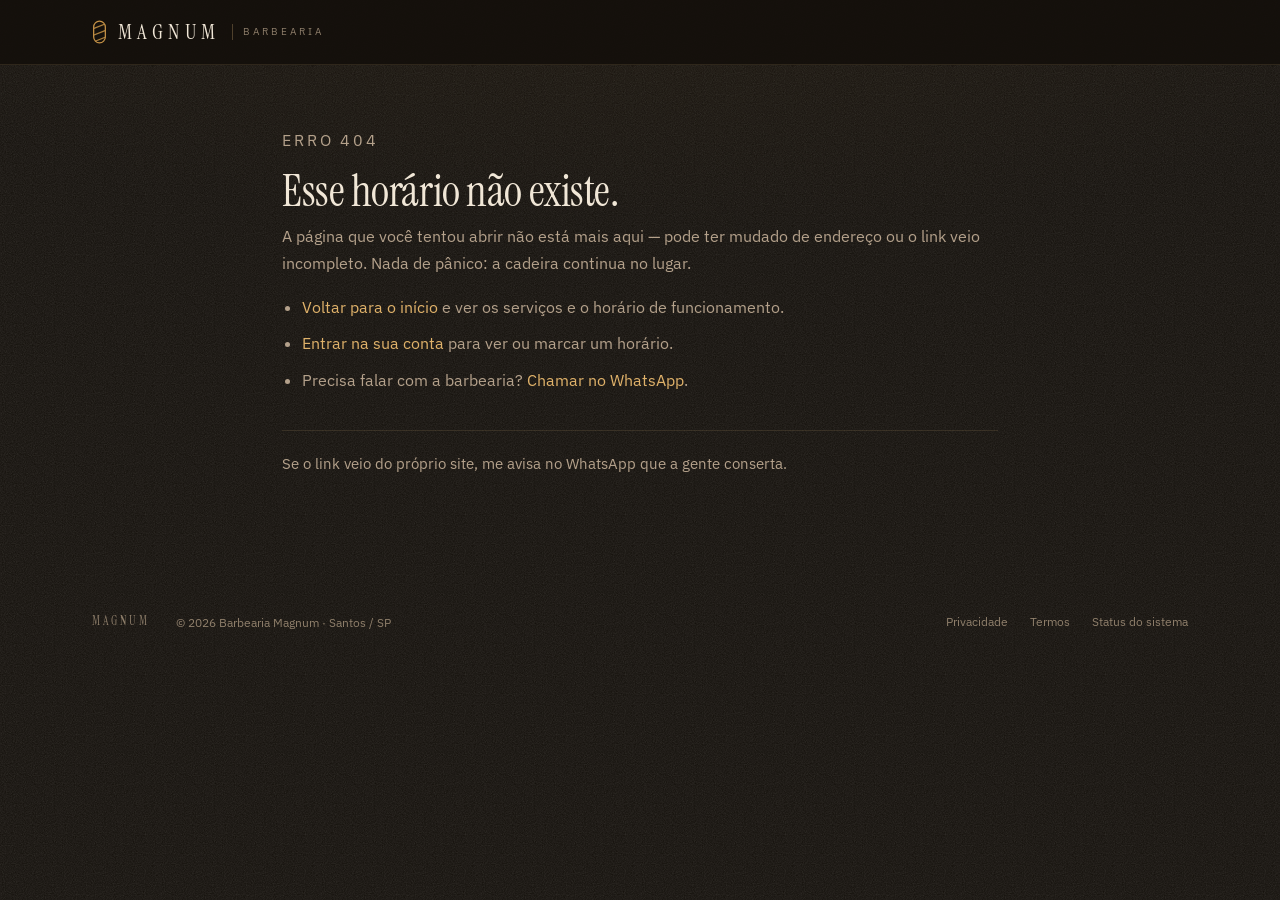
<file: web/pagina-404.html>
<!DOCTYPE html>
<html lang="pt-BR">
<head>
<meta charset="utf-8">
<meta name="viewport" content="width=device-width, initial-scale=1">
<title>Página não encontrada — Barbearia Magnum</title>
<meta name="robots" content="noindex, follow">
<link rel="icon" href="data:image/svg+xml,%3Csvg xmlns='http://www.w3.org/2000/svg' viewBox='0 0 18 30'%3E%3Crect x='2' y='2' width='14' height='26' rx='7' fill='none' stroke='%23c69347' stroke-width='1.6'/%3E%3C/svg%3E">
<link rel="preconnect" href="https://fonts.googleapis.com">
<link rel="preconnect" href="https://fonts.gstatic.com" crossorigin>
<link href="https://fonts.googleapis.com/css2?family=IBM+Plex+Sans:wght@400;500;600&family=Instrument+Serif:ital@0;1&display=swap" rel="stylesheet">
<link rel="stylesheet" href="styles.css?v=legal-1">
</head>
<body>

<header class="topo">
  <div class="limite">
    <a class="marca" href="/">
      <svg class="poste" viewBox="0 0 18 30" aria-hidden="true">
        <defs><clipPath id="posteClipe404"><rect x="2" y="2" width="14" height="26" rx="7"/></clipPath></defs>
        <g clip-path="url(#posteClipe404)" stroke="var(--latao)" stroke-width="1.5" opacity=".85">
          <line x1="-1" y1="12" x2="19" y2="4"/>
          <line x1="-1" y1="20" x2="19" y2="12"/>
          <line x1="-1" y1="28" x2="19" y2="20"/>
        </g>
        <rect x="2" y="2" width="14" height="26" rx="7" fill="none" stroke="var(--latao)" stroke-width="1.5"/>
      </svg>
      Magnum <small>Barbearia</small>
    </a>
  </div>
</header>

<main class="documento">
  <div class="limite">
    <p class="kicker">Erro 404</p>
    <h1>Esse horário não existe.</h1>
    <p>
      A página que você tentou abrir não está mais aqui — pode ter mudado de endereço ou o
      link veio incompleto. Nada de pânico: a cadeira continua no lugar.
    </p>
    <ul>
      <li><a href="/">Voltar para o início</a> e ver os serviços e o horário de funcionamento.</li>
      <li><a href="/login">Entrar na sua conta</a> para ver ou marcar um horário.</li>
      <li>Precisa falar com a barbearia? <a href="https://wa.me/5513997630784">Chamar no WhatsApp</a>.</li>
    </ul>
    <p class="rodape-doc">
      Se o link veio do próprio site, me avisa no WhatsApp que a gente conserta.
    </p>
  </div>
</main>

<footer class="rodape">
  <div class="limite">
    <a class="marca" href="/">Magnum</a>
    <p>© <span id="ano">2026</span> Barbearia Magnum · Santos / SP</p>
    <nav>
      <a href="/privacidade">Privacidade</a>
      <a href="/termos">Termos</a>
      <a href="status.html">Status do sistema</a>
    </nav>
  </div>
</footer>

</body>
</html>
</file>
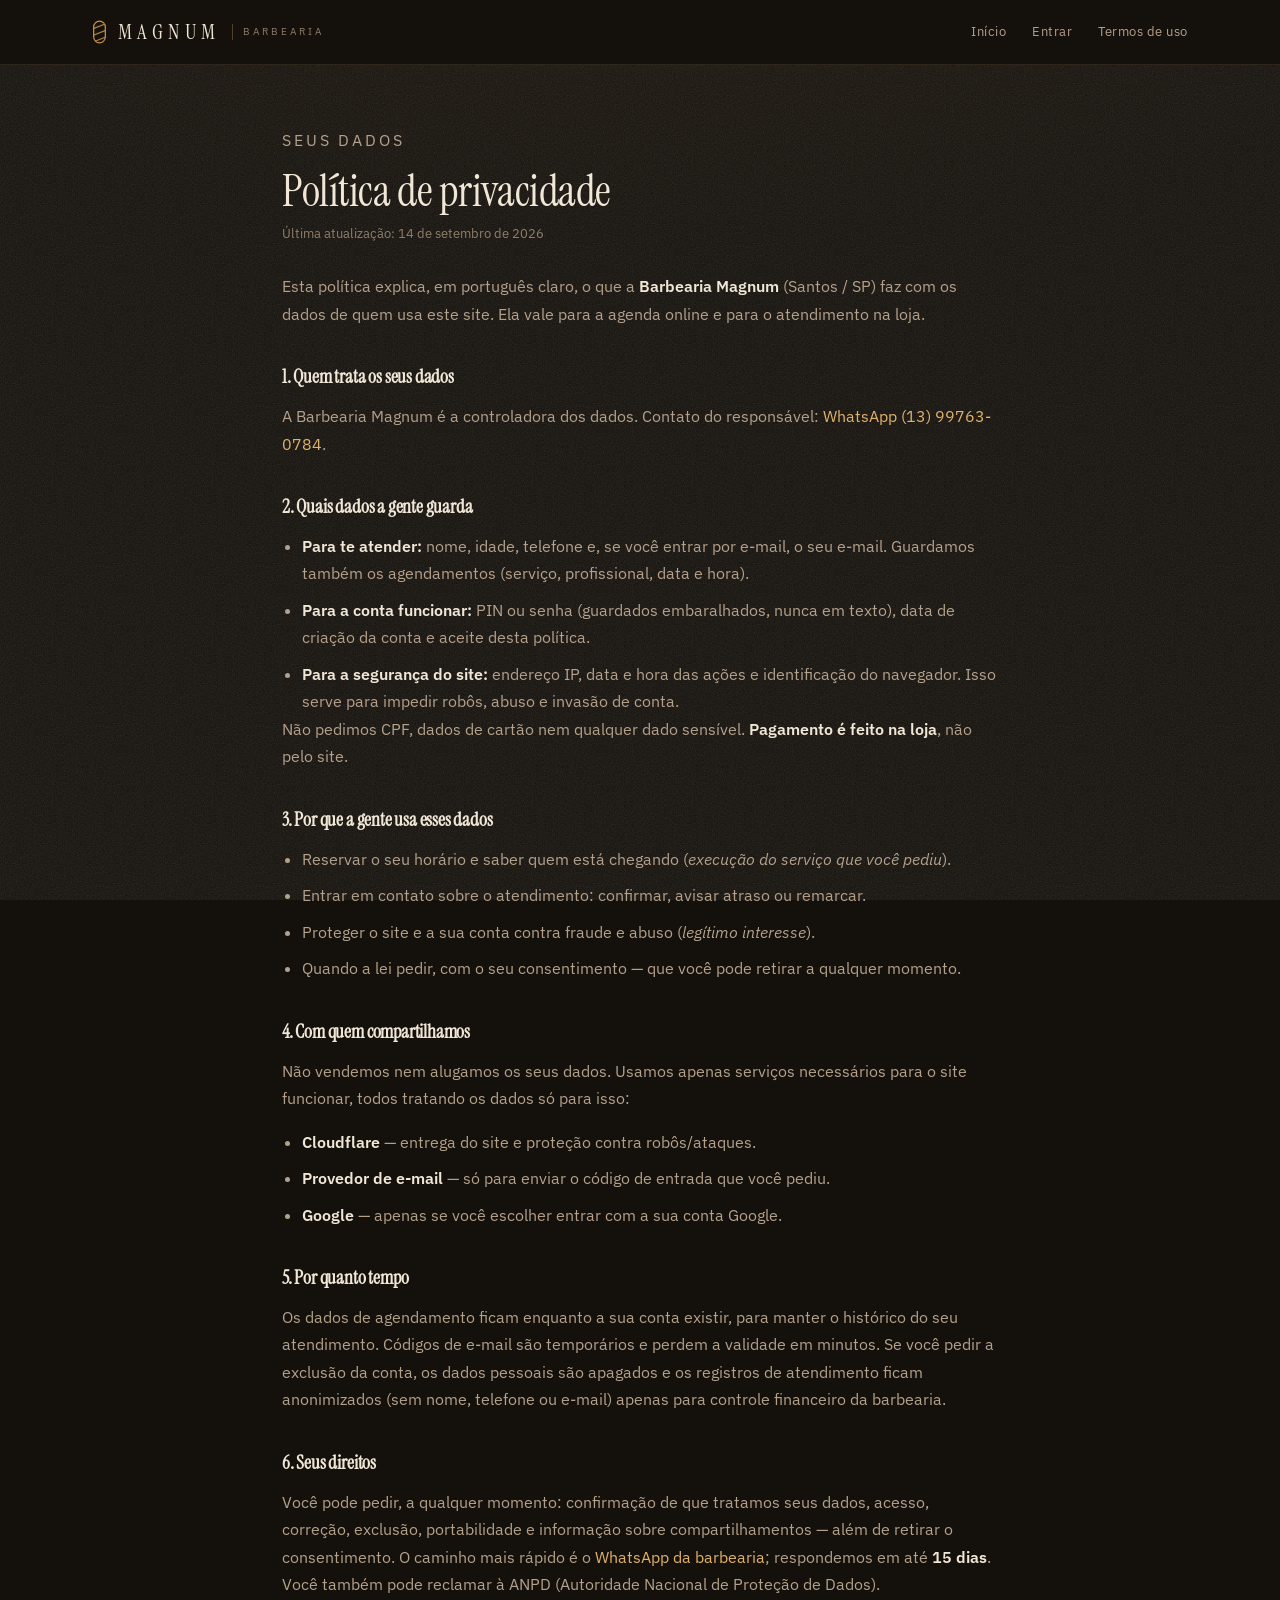
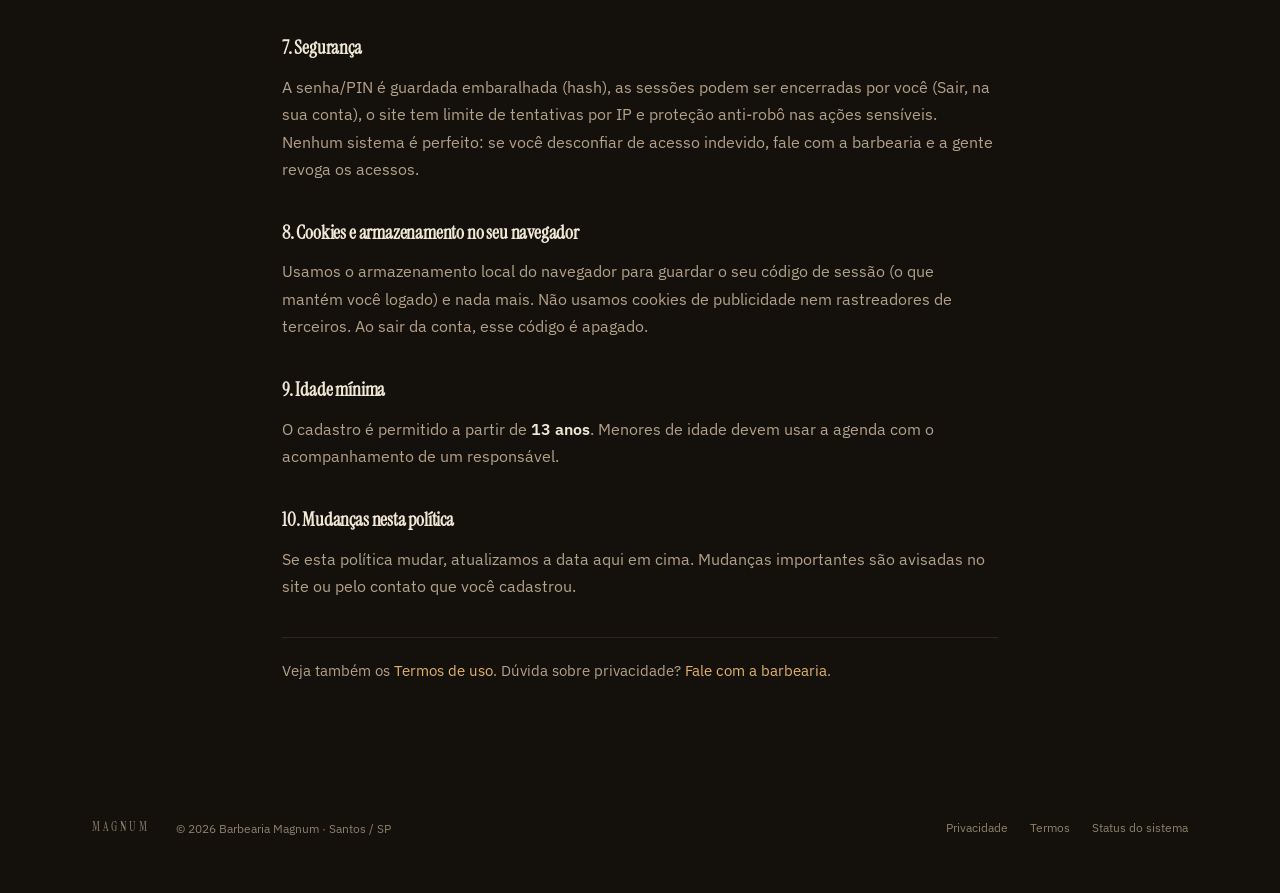
<file: web/privacidade.html>
<!DOCTYPE html>
<html lang="pt-BR">
<head>
<meta charset="utf-8">
<meta name="viewport" content="width=device-width, initial-scale=1">
<title>Política de privacidade — Barbearia Magnum</title>
<meta name="description" content="Como a Barbearia Magnum trata seus dados: o que guardamos, para quê, com quem compartilhamos e como você pede acesso ou exclusão.">
<meta name="robots" content="index, follow">
<link rel="icon" href="data:image/svg+xml,%3Csvg xmlns='http://www.w3.org/2000/svg' viewBox='0 0 18 30'%3E%3Crect x='2' y='2' width='14' height='26' rx='7' fill='none' stroke='%23c69347' stroke-width='1.6'/%3E%3C/svg%3E">
<link rel="preconnect" href="https://fonts.googleapis.com">
<link rel="preconnect" href="https://fonts.gstatic.com" crossorigin>
<link href="https://fonts.googleapis.com/css2?family=IBM+Plex+Sans:wght@400;500;600&family=Instrument+Serif:ital@0;1&display=swap" rel="stylesheet">
<link rel="stylesheet" href="styles.css?v=legal-1">
<link rel="manifest" href="/manifest.webmanifest">
<link rel="apple-touch-icon" href="/icons/apple-touch-icon.png">
<meta name="apple-mobile-web-app-capable" content="yes">
<meta name="apple-mobile-web-app-title" content="Barbearia Magnum">
<meta name="apple-mobile-web-app-status-bar-style" content="black-translucent">
</head>
<body>

<header class="topo">
  <div class="limite">
    <a class="marca" href="./">
      <svg class="poste" viewBox="0 0 18 30" aria-hidden="true">
        <defs><clipPath id="posteClipePriv"><rect x="2" y="2" width="14" height="26" rx="7"/></clipPath></defs>
        <g clip-path="url(#posteClipePriv)" stroke="var(--latao)" stroke-width="1.5" opacity=".85">
          <line x1="-1" y1="12" x2="19" y2="4"/>
          <line x1="-1" y1="20" x2="19" y2="12"/>
          <line x1="-1" y1="28" x2="19" y2="20"/>
        </g>
        <rect x="2" y="2" width="14" height="26" rx="7" fill="none" stroke="var(--latao)" stroke-width="1.5"/>
      </svg>
      Magnum <small>Barbearia</small>
    </a>
    <nav class="nav" id="nav">
      <a href="./">Início</a>
      <a href="/login">Entrar</a>
      <a href="/termos">Termos de uso</a>
    </nav>
    <button class="menu-botao" id="menuBotao" aria-label="Abrir menu" aria-expanded="false" aria-controls="nav">
      <span></span><span></span><span></span>
    </button>
  </div>
</header>

<main class="documento">
  <div class="limite">
    <p class="kicker">Seus dados</p>
    <h1>Política de privacidade</h1>
    <p class="atualizado">Última atualização: <time datetime="2026-09-14">14 de setembro de 2026</time></p>

    <p>
      Esta política explica, em português claro, o que a <strong>Barbearia Magnum</strong>
      (Santos / SP) faz com os dados de quem usa este site. Ela vale para a agenda online e
      para o atendimento na loja.
    </p>

    <h2>1. Quem trata os seus dados</h2>
    <p>
      A Barbearia Magnum é a controladora dos dados. Contato do responsável:
      <a href="https://wa.me/5513997630784">WhatsApp (13) 99763-0784</a>.
    </p>

    <h2>2. Quais dados a gente guarda</h2>
    <ul>
      <li><b>Para te atender:</b> nome, idade, telefone e, se você entrar por e-mail, o seu e-mail. Guardamos também os agendamentos (serviço, profissional, data e hora).</li>
      <li><b>Para a conta funcionar:</b> PIN ou senha (guardados embaralhados, nunca em texto), data de criação da conta e aceite desta política.</li>
      <li><b>Para a segurança do site:</b> endereço IP, data e hora das ações e identificação do navegador. Isso serve para impedir robôs, abuso e invasão de conta.</li>
    </ul>
    <p>
      Não pedimos CPF, dados de cartão nem qualquer dado sensível. <b>Pagamento é feito na loja</b>,
      não pelo site.
    </p>

    <h2>3. Por que a gente usa esses dados</h2>
    <ul>
      <li>Reservar o seu horário e saber quem está chegando (<i>execução do serviço que você pediu</i>).</li>
      <li>Entrar em contato sobre o atendimento: confirmar, avisar atraso ou remarcar.</li>
      <li>Proteger o site e a sua conta contra fraude e abuso (<i>legítimo interesse</i>).</li>
      <li>Quando a lei pedir, com o seu consentimento — que você pode retirar a qualquer momento.</li>
    </ul>

    <h2>4. Com quem compartilhamos</h2>
    <p>
      Não vendemos nem alugamos os seus dados. Usamos apenas serviços necessários para o site
      funcionar, todos tratando os dados só para isso:
    </p>
    <ul>
      <li><b>Cloudflare</b> — entrega do site e proteção contra robôs/ataques.</li>
      <li><b>Provedor de e-mail</b> — só para enviar o código de entrada que você pediu.</li>
      <li><b>Google</b> — apenas se você escolher entrar com a sua conta Google.</li>
    </ul>

    <h2>5. Por quanto tempo</h2>
    <p>
      Os dados de agendamento ficam enquanto a sua conta existir, para manter o histórico do seu
      atendimento. Códigos de e-mail são temporários e perdem a validade em minutos.
      Se você pedir a exclusão da conta, os dados pessoais são apagados e os registros de
      atendimento ficam anonimizados (sem nome, telefone ou e-mail) apenas para controle
      financeiro da barbearia.
    </p>

    <h2>6. Seus direitos</h2>
    <p>
      Você pode pedir, a qualquer momento: confirmação de que tratamos seus dados, acesso,
      correção, exclusão, portabilidade e informação sobre compartilhamentos — além de
      retirar o consentimento. O caminho mais rápido é o
      <a href="https://wa.me/5513997630784">WhatsApp da barbearia</a>; respondemos em até
      <b>15 dias</b>. Você também pode reclamar à ANPD (Autoridade Nacional de Proteção de Dados).
    </p>

    <h2>7. Segurança</h2>
    <p>
      A senha/PIN é guardada embaralhada (hash), as sessões podem ser encerradas por você
      (Sair, na sua conta), o site tem limite de tentativas por IP e proteção anti-robô nas
      ações sensíveis. Nenhum sistema é perfeito: se você desconfiar de acesso indevido,
      fale com a barbearia e a gente revoga os acessos.
    </p>

    <h2>8. Cookies e armazenamento no seu navegador</h2>
    <p>
      Usamos o armazenamento local do navegador para guardar o seu código de sessão (o que
      mantém você logado) e nada mais. Não usamos cookies de publicidade nem rastreadores de
      terceiros. Ao sair da conta, esse código é apagado.
    </p>

    <h2>9. Idade mínima</h2>
    <p>
      O cadastro é permitido a partir de <b>13 anos</b>. Menores de idade devem usar a agenda com
      o acompanhamento de um responsável.
    </p>

    <h2>10. Mudanças nesta política</h2>
    <p>
      Se esta política mudar, atualizamos a data aqui em cima. Mudanças importantes são
      avisadas no site ou pelo contato que você cadastrou.
    </p>

    <p class="rodape-doc">
      Veja também os <a href="/termos">Termos de uso</a>. Dúvida sobre privacidade?
      <a href="https://wa.me/5513997630784">Fale com a barbearia</a>.
    </p>
  </div>
</main>

<footer class="rodape">
  <div class="limite">
    <a class="marca" href="./">Magnum</a>
    <p>© <span id="ano">2026</span> Barbearia Magnum · Santos / SP</p>
    <nav>
      <a href="/privacidade">Privacidade</a>
      <a href="/termos">Termos</a>
      <a href="status.html">Status do sistema</a>
    </nav>
  </div>
</footer>

<script src="app.js" defer></script>
<script src="pwa.js?v=pwa-1" defer></script>
</body>
</html>
</file>
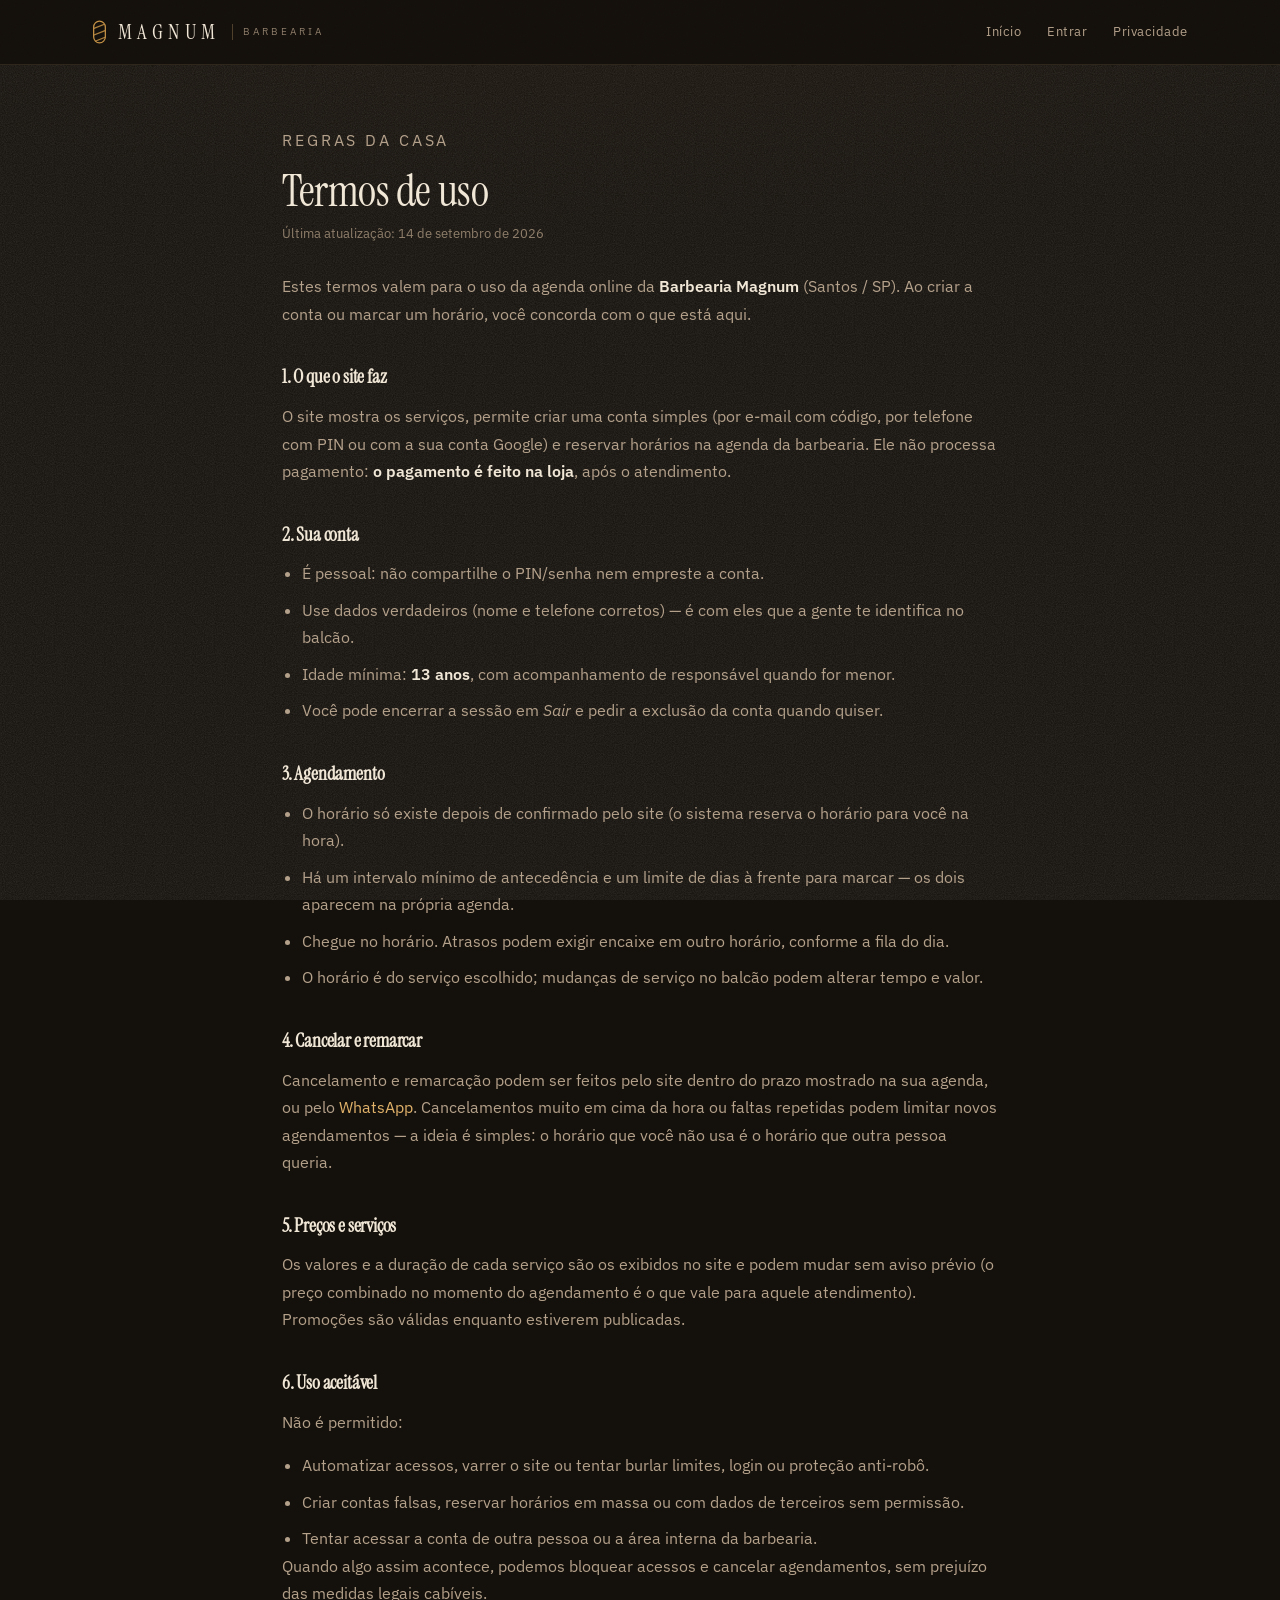
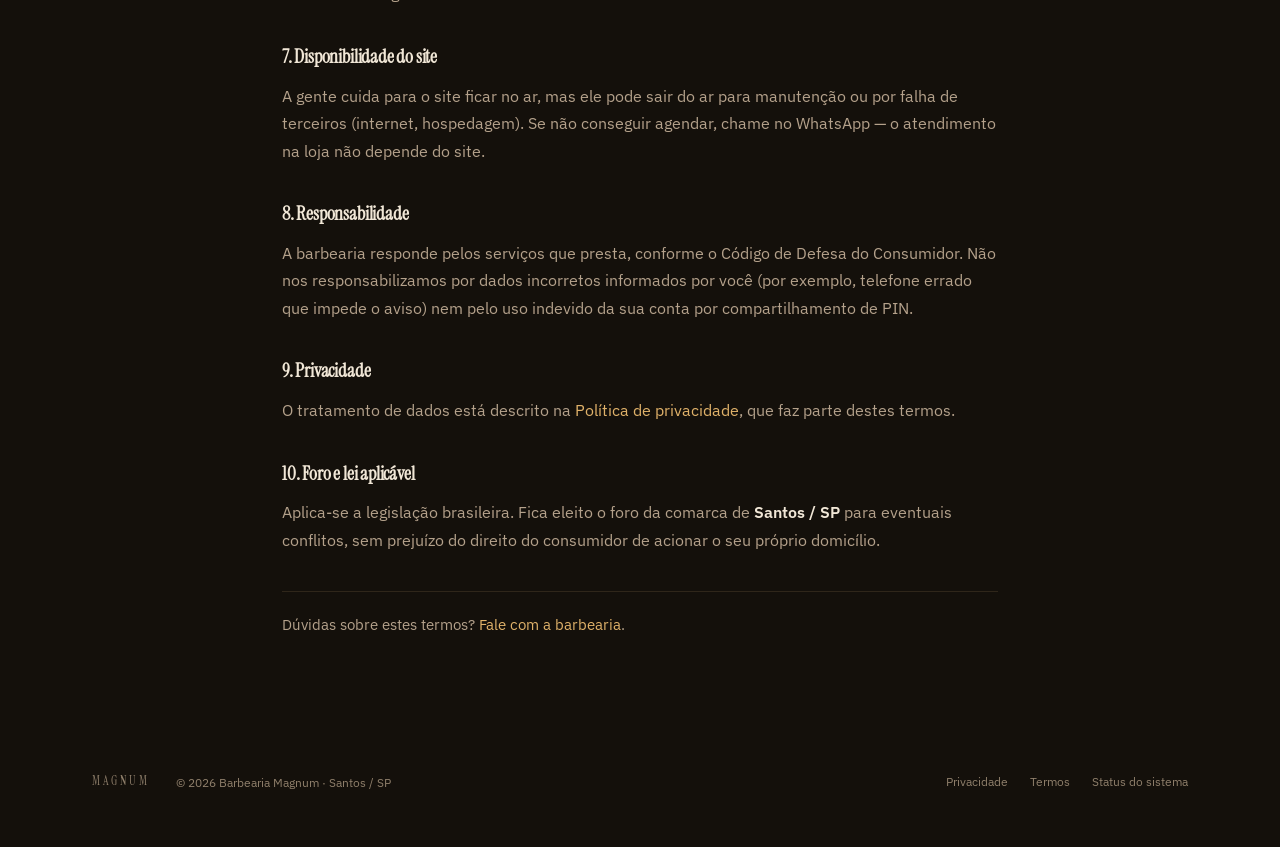
<file: web/termos.html>
<!DOCTYPE html>
<html lang="pt-BR">
<head>
<meta charset="utf-8">
<meta name="viewport" content="width=device-width, initial-scale=1">
<title>Termos de uso — Barbearia Magnum</title>
<meta name="description" content="Regras de uso da agenda online da Barbearia Magnum: conta, agendamento, cancelamento, preços e uso aceitável do site.">
<meta name="robots" content="index, follow">
<link rel="icon" href="data:image/svg+xml,%3Csvg xmlns='http://www.w3.org/2000/svg' viewBox='0 0 18 30'%3E%3Crect x='2' y='2' width='14' height='26' rx='7' fill='none' stroke='%23c69347' stroke-width='1.6'/%3E%3C/svg%3E">
<link rel="preconnect" href="https://fonts.googleapis.com">
<link rel="preconnect" href="https://fonts.gstatic.com" crossorigin>
<link href="https://fonts.googleapis.com/css2?family=IBM+Plex+Sans:wght@400;500;600&family=Instrument+Serif:ital@0;1&display=swap" rel="stylesheet">
<link rel="stylesheet" href="styles.css?v=legal-1">
<link rel="manifest" href="/manifest.webmanifest">
<link rel="apple-touch-icon" href="/icons/apple-touch-icon.png">
<meta name="apple-mobile-web-app-capable" content="yes">
<meta name="apple-mobile-web-app-title" content="Barbearia Magnum">
<meta name="apple-mobile-web-app-status-bar-style" content="black-translucent">
</head>
<body>

<header class="topo">
  <div class="limite">
    <a class="marca" href="./">
      <svg class="poste" viewBox="0 0 18 30" aria-hidden="true">
        <defs><clipPath id="posteClipeTermos"><rect x="2" y="2" width="14" height="26" rx="7"/></clipPath></defs>
        <g clip-path="url(#posteClipeTermos)" stroke="var(--latao)" stroke-width="1.5" opacity=".85">
          <line x1="-1" y1="12" x2="19" y2="4"/>
          <line x1="-1" y1="20" x2="19" y2="12"/>
          <line x1="-1" y1="28" x2="19" y2="20"/>
        </g>
        <rect x="2" y="2" width="14" height="26" rx="7" fill="none" stroke="var(--latao)" stroke-width="1.5"/>
      </svg>
      Magnum <small>Barbearia</small>
    </a>
    <nav class="nav" id="nav">
      <a href="./">Início</a>
      <a href="/login">Entrar</a>
      <a href="/privacidade">Privacidade</a>
    </nav>
    <button class="menu-botao" id="menuBotao" aria-label="Abrir menu" aria-expanded="false" aria-controls="nav">
      <span></span><span></span><span></span>
    </button>
  </div>
</header>

<main class="documento">
  <div class="limite">
    <p class="kicker">Regras da casa</p>
    <h1>Termos de uso</h1>
    <p class="atualizado">Última atualização: <time datetime="2026-09-14">14 de setembro de 2026</time></p>

    <p>
      Estes termos valem para o uso da agenda online da <strong>Barbearia Magnum</strong>
      (Santos / SP). Ao criar a conta ou marcar um horário, você concorda com o que está aqui.
    </p>

    <h2>1. O que o site faz</h2>
    <p>
      O site mostra os serviços, permite criar uma conta simples (por e-mail com código, por
      telefone com PIN ou com a sua conta Google) e reservar horários na agenda da barbearia.
      Ele não processa pagamento: <b>o pagamento é feito na loja</b>, após o atendimento.
    </p>

    <h2>2. Sua conta</h2>
    <ul>
      <li>É pessoal: não compartilhe o PIN/senha nem empreste a conta.</li>
      <li>Use dados verdadeiros (nome e telefone corretos) — é com eles que a gente te identifica no balcão.</li>
      <li>Idade mínima: <b>13 anos</b>, com acompanhamento de responsável quando for menor.</li>
      <li>Você pode encerrar a sessão em <i>Sair</i> e pedir a exclusão da conta quando quiser.</li>
    </ul>

    <h2>3. Agendamento</h2>
    <ul>
      <li>O horário só existe depois de confirmado pelo site (o sistema reserva o horário para você na hora).</li>
      <li>Há um intervalo mínimo de antecedência e um limite de dias à frente para marcar — os dois aparecem na própria agenda.</li>
      <li>Chegue no horário. Atrasos podem exigir encaixe em outro horário, conforme a fila do dia.</li>
      <li>O horário é do serviço escolhido; mudanças de serviço no balcão podem alterar tempo e valor.</li>
    </ul>

    <h2>4. Cancelar e remarcar</h2>
    <p>
      Cancelamento e remarcação podem ser feitos pelo site dentro do prazo mostrado na sua
      agenda, ou pelo <a href="https://wa.me/5513997630784">WhatsApp</a>. Cancelamentos muito
      em cima da hora ou faltas repetidas podem limitar novos agendamentos — a ideia é simples:
      o horário que você não usa é o horário que outra pessoa queria.
    </p>

    <h2>5. Preços e serviços</h2>
    <p>
      Os valores e a duração de cada serviço são os exibidos no site e podem mudar sem aviso
      prévio (o preço combinado no momento do agendamento é o que vale para aquele
      atendimento). Promoções são válidas enquanto estiverem publicadas.
    </p>

    <h2>6. Uso aceitável</h2>
    <p>Não é permitido:</p>
    <ul>
      <li>Automatizar acessos, varrer o site ou tentar burlar limites, login ou proteção anti-robô.</li>
      <li>Criar contas falsas, reservar horários em massa ou com dados de terceiros sem permissão.</li>
      <li>Tentar acessar a conta de outra pessoa ou a área interna da barbearia.</li>
    </ul>
    <p>
      Quando algo assim acontece, podemos bloquear acessos e cancelar agendamentos, sem prejuízo
      das medidas legais cabíveis.
    </p>

    <h2>7. Disponibilidade do site</h2>
    <p>
      A gente cuida para o site ficar no ar, mas ele pode sair do ar para manutenção ou por
      falha de terceiros (internet, hospedagem). Se não conseguir agendar, chame no WhatsApp —
      o atendimento na loja não depende do site.
    </p>

    <h2>8. Responsabilidade</h2>
    <p>
      A barbearia responde pelos serviços que presta, conforme o Código de Defesa do Consumidor.
      Não nos responsabilizamos por dados incorretos informados por você (por exemplo, telefone
      errado que impede o aviso) nem pelo uso indevido da sua conta por compartilhamento de PIN.
    </p>

    <h2>9. Privacidade</h2>
    <p>
      O tratamento de dados está descrito na
      <a href="/privacidade">Política de privacidade</a>, que faz parte destes termos.
    </p>

    <h2>10. Foro e lei aplicável</h2>
    <p>
      Aplica-se a legislação brasileira. Fica eleito o foro da comarca de <b>Santos / SP</b>
      para eventuais conflitos, sem prejuízo do direito do consumidor de acionar o seu próprio
      domicílio.
    </p>

    <p class="rodape-doc">
      Dúvidas sobre estes termos? <a href="https://wa.me/5513997630784">Fale com a barbearia</a>.
    </p>
  </div>
</main>

<footer class="rodape">
  <div class="limite">
    <a class="marca" href="./">Magnum</a>
    <p>© <span id="ano">2026</span> Barbearia Magnum · Santos / SP</p>
    <nav>
      <a href="/privacidade">Privacidade</a>
      <a href="/termos">Termos</a>
      <a href="status.html">Status do sistema</a>
    </nav>
  </div>
</footer>

<script src="app.js" defer></script>
<script src="pwa.js?v=pwa-1" defer></script>
</body>
</html>
</file>
<file: web/styles.css>
/* ============================================================================
   Barbearia Magnum — design system (dark brown / editorial)
   Duas composições no mesmo sistema:
     .composicao-editorial  → home A (hero assimétrico, lista de preços)
     .composicao-placa      → home B (composição centralizada, cara de placa)
   ========================================================================== */

:root {
  --fundo:        #14100b;
  --fundo-alto:   #191309;
  --papel:        #1d1610;
  --papel-alto:   #241b13;
  --linha:        rgba(214, 178, 124, .14);
  --linha-forte:  rgba(214, 178, 124, .30);
  --tinta:        #f1e7d7;
  --tinta-2:      #b4a18b;
  --tinta-3:      #8f7f6b;   /* 4.89:1 sobre o fundo — passa WCAG AA (era #7e6e5c, 3.85:1) */
  --latao:        #c69347;
  --latao-claro:  #e0b26a;
  --latao-fundo:  rgba(198, 147, 71, .09);

  --serif: "Instrument Serif", Georgia, "Times New Roman", serif;
  --sans:  "IBM Plex Sans", system-ui, -apple-system, "Segoe UI", Roboto, sans-serif;

  --largura: 1160px;
  --raio: 3px;
}

*, *::before, *::after { box-sizing: border-box; }

html { scroll-behavior: smooth; }

body {
  margin: 0;
  background: var(--fundo);
  color: var(--tinta);
  font: 400 16px/1.62 var(--sans);
  -webkit-font-smoothing: antialiased;
  text-rendering: optimizeLegibility;
}

/* luz quente vinda de cima + grão de papel (tira o aspecto de pôster digital) */
body::before {
  content: "";
  position: fixed;
  inset: 0;
  z-index: 0;
  pointer-events: none;
  background:
    radial-gradient(120% 60% at 50% -10%, rgba(198, 147, 71, .10), transparent 60%),
    url("data:image/svg+xml;utf8,<svg xmlns='http://www.w3.org/2000/svg' width='160' height='160'><filter id='g'><feTurbulence type='fractalNoise' baseFrequency='.9' numOctaves='3'/><feColorMatrix type='saturate' values='0'/></filter><rect width='160' height='160' filter='url(%23g)' opacity='.30'/></svg>");
  opacity: .5;
}

body > * { position: relative; z-index: 1; }

::selection { background: var(--latao); color: #1a1208; }

a { color: inherit; text-decoration: none; }
h1, h2, h3 { font-family: var(--serif); font-weight: 400; letter-spacing: -.01em; }
p { margin: 0 0 1em; }
hr { border: 0; border-top: 1px solid var(--linha); margin: 26px 0; }

.limite { width: 100%; max-width: var(--largura); margin: 0 auto; padding: 0 32px; }

/* ------------------------------------------------------------------ topo */
.topo {
  position: sticky;
  top: 0;
  z-index: 50;
  background: rgba(20, 16, 11, .92);
  border-bottom: 1px solid var(--linha);
}
.topo .limite {
  display: flex;
  align-items: center;
  gap: 28px;
  height: 64px;
}
.marca {
  display: flex;
  align-items: center;
  gap: 11px;
  font-family: var(--serif);
  font-size: 21px;
  letter-spacing: .26em;
  text-transform: uppercase;
  white-space: nowrap;
}
.marca small {
  font-family: var(--sans);
  font-size: 10px;
  letter-spacing: .3em;
  color: var(--tinta-3);
  padding-left: 10px;
  border-left: 1px solid var(--linha-forte);
}
.poste { width: 15px; height: 26px; flex: none; }

.nav { display: flex; gap: 26px; margin-left: auto; }
.nav a {
  font-size: 13px;
  letter-spacing: .04em;
  color: var(--tinta-2);
  padding: 6px 0;
  border-bottom: 1px solid transparent;
  transition: color .18s, border-color .18s;
}
.nav a:hover { color: var(--tinta); border-color: var(--linha-forte); }
.account-switch { appearance:none; border:0; background:transparent; padding:0; color:var(--tinta-3); font:inherit; font-size:13px; letter-spacing:.04em; cursor:pointer; transition:color .18s; }.account-switch:hover { color:var(--latao-claro); }

/* ---------------------------------------------------------------- botões */
.btn {
  display: inline-flex;
  align-items: center;
  gap: 9px;
  font: 500 13px/1 var(--sans);
  letter-spacing: .1em;
  text-transform: uppercase;
  padding: 13px 20px;
  border: 1px solid var(--linha-forte);
  border-radius: var(--raio);
  cursor: pointer;
  transition: background .2s, border-color .2s, color .2s, transform .2s;
}
.btn-cheio { background: var(--latao); border-color: var(--latao); color: #1a1208; }
.btn-cheio:hover { background: var(--latao-claro); border-color: var(--latao-claro); transform: translateY(-1px); }
.btn-vazado:hover { border-color: var(--latao); color: var(--latao-claro); }
.btn-texto {
  border-color: transparent;
  padding-left: 0;
  padding-right: 0;
  color: var(--tinta-2);
  border-bottom: 1px solid var(--linha-forte);
  border-radius: 0;
}
.btn-texto:hover { color: var(--latao-claro); }
.btn:focus-visible, a:focus-visible, button:focus-visible {
  outline: 2px solid var(--latao);
  outline-offset: 3px;
}

.menu-botao { display: none; }

/* ---------------------------------------------------------------- etiquetas */
.kicker {
  font-size: 11px;
  letter-spacing: .3em;
  text-transform: uppercase;
  color: var(--latao);
  margin: 0 0 18px;
}
.rotulo {
  font-size: 11px;
  letter-spacing: .22em;
  text-transform: uppercase;
  color: var(--tinta-3);
  margin: 0 0 10px;
}

/* ---------------------------------------------------------------- hero A */
.hero { padding: 86px 0 74px; border-bottom: 1px solid var(--linha); }
.hero-grade {
  display: grid;
  grid-template-columns: minmax(0, 1.45fr) auto minmax(0, .85fr);
  gap: 0 32px;
  align-items: start;
}
.hero h1 {
  font-size: clamp(38px, 5.4vw, 62px);
  line-height: 1.04;
  margin: 0 0 22px;
  max-width: 15ch;
}
.hero h1 em { font-style: italic; color: var(--latao-claro); }
.hero .linha-fina {
  font-size: 17px;
  color: var(--tinta-2);
  max-width: 46ch;
  margin-bottom: 32px;
}
.acoes { display: flex; align-items: center; gap: 22px; flex-wrap: wrap; }

.selos {
  display: flex;
  gap: 34px;
  margin: 46px 0 0;
  padding: 22px 0 0;
  border-top: 1px solid var(--linha);
  flex-wrap: wrap;
}
.selos div { display: flex; flex-direction: column; gap: 3px; }
.selos dt { font-family: var(--serif); font-size: 24px; color: var(--tinta); }
.selos dd {
  margin: 0;
  font-size: 11px;
  letter-spacing: .16em;
  text-transform: uppercase;
  color: var(--tinta-3);
}

/* cartão do dia */
.cartao-hoje {
  background: var(--papel);
  border: 1px solid var(--linha-forte);
  border-radius: var(--raio);
  padding: 24px 24px 20px;
  box-shadow: 0 22px 44px -30px rgba(0, 0, 0, .9);
}
.cartao-hoje .hora-grande {
  font-family: var(--serif);
  font-size: 34px;
  line-height: 1.1;
  margin: 0 0 8px;
}
.selo-status {
  display: inline-flex;
  align-items: center;
  gap: 8px;
  font-size: 12px;
  letter-spacing: .06em;
  color: var(--tinta-2);
}
.selo-status i {
  width: 6px;
  height: 6px;
  border-radius: 50%;
  background: var(--latao);
  box-shadow: 0 0 0 3px rgba(198, 147, 71, .16);
  flex: none;
}
.selo-status.fechado i { background: var(--tinta-3); box-shadow: none; }

.lista-vagas { list-style: none; margin: 0; padding: 0; display: flex; flex-wrap: wrap; gap: 8px; }
.lista-vagas li {
  font: 500 14px/1 var(--sans);
  font-variant-numeric: tabular-nums;
  padding: 8px 12px;
  border: 1px solid var(--linha-forte);
  border-radius: var(--raio);
  color: var(--tinta);
  transition: border-color .18s, color .18s, background .18s;
}
.lista-vagas li:hover { border-color: var(--latao); color: var(--latao-claro); background: var(--latao-fundo); }
.cartao-hoje .pe {
  display: flex;
  justify-content: space-between;
  align-items: center;
  gap: 12px;
  margin-top: 20px;
  padding-top: 16px;
  border-top: 1px solid var(--linha);
  font-size: 12px;
  color: var(--tinta-3);
}

/* ------------------------------------------------------- faixa de horários */
.faixa { border-bottom: 1px solid var(--linha); }
.faixa ul {
  list-style: none;
  margin: 0;
  padding: 0;
  display: grid;
  grid-template-columns: repeat(4, 1fr);
}
.faixa li {
  padding: 22px 4px 22px 0;
  border-right: 1px solid var(--linha);
  padding-left: 22px;
}
.faixa li:first-child { padding-left: 0; }
.faixa li:last-child { border-right: 0; }
.faixa dt {
  font-size: 11px;
  letter-spacing: .2em;
  text-transform: uppercase;
  color: var(--tinta-3);
  margin-bottom: 7px;
}
.faixa dd {
  margin: 0;
  font-family: var(--serif);
  font-size: 20px;
  font-variant-numeric: tabular-nums;
}
.faixa li.fechado dd { color: var(--tinta-3); }

/* ------------------------------------------------------------- seções */
.secao { padding: 84px 0; border-bottom: 1px solid var(--linha); }
.secao.curta { padding: 62px 0; }
.cabeca-secao {
  display: flex;
  align-items: baseline;
  gap: 20px;
  margin-bottom: 40px;
}
.cabeca-secao h2 { font-size: clamp(28px, 3.2vw, 38px); margin: 0; white-space: nowrap; }
.cabeca-secao .regua { flex: 1; height: 1px; background: var(--linha); }
.cabeca-secao span { font-size: 12px; letter-spacing: .2em; text-transform: uppercase; color: var(--tinta-3); }

/* ---------------------------------------------------------- lista de preços */
.menu-servicos { list-style: none; margin: 0; padding: 0; }
.menu-servicos li { border-bottom: 1px solid var(--linha); }
.menu-servicos li:first-child { border-top: 1px solid var(--linha); }
.menu-servicos a {
  display: grid;
  grid-template-columns: minmax(0, auto) 1fr auto auto;
  align-items: baseline;
  gap: 0 18px;
  padding: 20px 6px;
  transition: background .18s;
}
.menu-servicos a:hover { background: var(--latao-fundo); }
.menu-servicos .nome {
  font-family: var(--serif);
  font-size: 23px;
  transition: color .18s;
}
.menu-servicos a:hover .nome { color: var(--latao-claro); }
.menu-servicos .desc {
  grid-column: 1 / -1;
  font-size: 13px;
  color: var(--tinta-3);
  margin-top: 5px;
}
.menu-servicos .guia {
  border-bottom: 1px dotted var(--linha-forte);
  transform: translateY(-4px);
}
.menu-servicos .dur {
  font-size: 13px;
  color: var(--tinta-3);
  font-variant-numeric: tabular-nums;
  white-space: nowrap;
}
.menu-servicos .preco {
  font-family: var(--serif);
  font-size: 22px;
  color: var(--latao);
  font-variant-numeric: tabular-nums;
  white-space: nowrap;
  min-width: 96px;
  text-align: right;
}
.nota {
  font-size: 13px;
  color: var(--tinta-3);
  margin: 22px 0 0;
  display: flex;
  gap: 10px;
  align-items: flex-start;
}
.nota::before { content: "—"; color: var(--latao); flex: none; }

/* ---------------------------------------------------------------- equipe */
.grade-equipe {
  display: grid;
  grid-template-columns: repeat(3, 1fr);
  gap: 26px;
}
.barbeiro {
  border: 1px solid var(--linha);
  border-radius: var(--raio);
  padding: 26px 24px;
  background: linear-gradient(180deg, var(--papel) 0%, var(--fundo-alto) 100%);
  transition: border-color .2s, transform .2s;
}
.barbeiro:hover { border-color: var(--linha-forte); transform: translateY(-2px); }
.monograma {
  width: 74px;
  height: 74px;
  border: 1px solid var(--linha-forte);
  border-radius: var(--raio);
  display: grid;
  place-items: center;
  font-family: var(--serif);
  font-size: 33px;
  color: var(--latao);
  margin-bottom: 20px;
  background: var(--latao-fundo);
}
.barbeiro h3 { font-size: 24px; margin: 0 0 4px; }
.barbeiro .funcao {
  font-size: 11px;
  letter-spacing: .18em;
  text-transform: uppercase;
  color: var(--latao);
  margin-bottom: 14px;
}
.barbeiro p { font-size: 14px; color: var(--tinta-2); margin-bottom: 16px; }
.barbeiro .tags {
  display: flex;
  flex-wrap: wrap;
  gap: 6px;
  padding-top: 16px;
  border-top: 1px solid var(--linha);
}
.barbeiro .tags span {
  font-size: 11px;
  letter-spacing: .06em;
  color: var(--tinta-3);
  border: 1px solid var(--linha);
  border-radius: 2px;
  padding: 4px 8px;
}

/* ----------------------------------------------------------- como funciona */
.passos {
  display: grid;
  grid-template-columns: repeat(3, 1fr);
  gap: 44px;
  counter-reset: passo;
}
.passo { border-top: 1px solid var(--linha-forte); padding-top: 22px; }
.passo .num {
  font-family: var(--serif);
  font-size: 40px;
  color: var(--latao);
  line-height: 1;
  display: block;
  margin-bottom: 14px;
}
.passo h3 { font-size: 21px; margin: 0 0 8px; }
.passo p { font-size: 14px; color: var(--tinta-2); margin: 0; }

/* --------------------------------------------------------------- contato */
.contato-grade {
  display: grid;
  grid-template-columns: minmax(0, 1.3fr) minmax(0, 1fr);
  gap: 60px;
  align-items: start;
}
.dados { list-style: none; margin: 0; padding: 0; }
.dados li {
  display: grid;
  grid-template-columns: 128px 1fr;
  gap: 18px;
  padding: 15px 0;
  border-bottom: 1px solid var(--linha);
  font-size: 15px;
}
.dados li:first-child { border-top: 1px solid var(--linha); }
.dados dt, .dados .campo {
  font-size: 11px;
  letter-spacing: .18em;
  text-transform: uppercase;
  color: var(--tinta-3);
  padding-top: 3px;
}
.quadro-agendar {
  background: var(--papel);
  border: 1px solid var(--linha-forte);
  border-radius: var(--raio);
  padding: 30px 28px;
}
.quadro-agendar h3 { font-size: 26px; margin: 0 0 10px; }
.quadro-agendar p { font-size: 14px; color: var(--tinta-2); }
.quadro-agendar .btn { width: 100%; justify-content: center; margin-top: 12px; }

/* ---------------------------------------------------------------- rodapé */
.rodape { padding: 46px 0 54px; }
.rodape .limite {
  display: flex;
  gap: 26px;
  align-items: center;
  flex-wrap: wrap;
}
.rodape p { margin: 0; font-size: 12px; color: var(--tinta-3); }
.rodape nav { margin-left: auto; display: flex; gap: 22px; }
.rodape a { font-size: 12px; color: var(--tinta-3); border-bottom: 1px solid transparent; }
.rodape a:hover { color: var(--tinta-2); border-color: var(--linha-forte); }

/* ==========================================================================
   Composição B — "placa" (centralizada, cara de letreiro de barbearia)
   ======================================================================== */
.composicao-placa .placa-lado {
  display: grid;
  grid-template-columns: 4px minmax(0, 1fr) 4px;
  gap: 30px;
  align-items: stretch;
  max-width: 880px;
  margin: 0 auto;
}
.composicao-placa .placa-lado .placa { max-width: none; margin: 0; }
.composicao-placa .hero { padding: 74px 0 66px; text-align: center; }
.composicao-placa .placa {
  border: 1px solid var(--linha-forte);
  border-radius: var(--raio);
  padding: 54px 40px 46px;
  max-width: 760px;
  margin: 0 auto;
  position: relative;
  background:
    linear-gradient(180deg, rgba(198, 147, 71, .05), transparent 70%),
    var(--papel);
}
.composicao-placa .placa::after {
  content: "";
  position: absolute;
  inset: 7px;
  border: 1px solid var(--linha);
  border-radius: 1px;
  pointer-events: none;
}
.composicao-placa .marca-grande {
  font-family: var(--serif);
  font-size: clamp(46px, 9vw, 86px);
  letter-spacing: .14em;
  text-transform: uppercase;
  line-height: 1;
  margin: 0 0 6px;
}
.composicao-placa .marca-sub {
  font-size: 11px;
  letter-spacing: .42em;
  text-transform: uppercase;
  color: var(--tinta-3);
  margin: 0 0 26px;
}
.composicao-placa .placa h1 {
  font-size: clamp(24px, 3.4vw, 34px);
  margin: 0 auto 20px;
  max-width: 26ch;
  line-height: 1.2;
}
.composicao-placa .placa .linha-fina {
  font-size: 16px;
  color: var(--tinta-2);
  max-width: 52ch;
  margin: 0 auto 30px;
}
.composicao-placa .acoes { justify-content: center; }
.composicao-placa .divisor-poste {
  display: flex;
  justify-content: center;
  margin: 34px 0 0;
}
.composicao-placa .menu-servicos a {
  grid-template-columns: minmax(0, auto) 1fr auto auto;
}
.composicao-placa .grade-equipe,
.composicao-placa .passos { text-align: left; }
.composicao-placa .cabeca-secao { justify-content: center; }
.composicao-placa .cabeca-secao .regua { display: none; }
.composicao-placa .cabeca-secao span { display: none; }
.composicao-placa .contato-grade { grid-template-columns: 1fr; gap: 40px; }

/* ============================================================ telas de login */
.tela-auth { padding: 62px 0 80px; }
.auth-caixa {
  width: 100%;
  max-width: 460px;
  margin: 0 auto;
  background: var(--papel);
  border: 1px solid var(--linha-forte);
  border-radius: var(--raio);
  padding: 34px 32px 30px;
  position: relative;
}
.auth-caixa::after {
  content: "";
  position: absolute;
  inset: 6px;
  border: 1px solid var(--linha);
  border-radius: 1px;
  pointer-events: none;
}
.auth-caixa h1 { font-size: 34px; margin: 0 0 10px; }
.auth-caixa .linha-fina { font-size: 15px; color: var(--tinta-2); margin-bottom: 24px; }
.auth-caixa .kicker { margin-bottom: 12px; }

.abas { display: flex; gap: 0; border-bottom: 1px solid var(--linha); margin-bottom: 24px; }
.aba {
  flex: 1;
  background: none;
  border: 0;
  border-bottom: 2px solid transparent;
  margin-bottom: -1px;
  padding: 12px 8px;
  font: 500 13px/1 var(--sans);
  letter-spacing: .16em;
  text-transform: uppercase;
  color: var(--tinta-3);
  cursor: pointer;
  transition: color .18s, border-color .18s;
}
.aba:hover { color: var(--tinta-2); }
.aba.ativa { color: var(--latao); border-bottom-color: var(--latao); }

.form-auth { margin: 0; }
.form-auth .btn-largo { margin-top: 6px; }

.separador {
  display: flex;
  align-items: center;
  gap: 14px;
  margin: 24px 0 20px;
  color: var(--tinta-3);
  font-size: 11px;
  letter-spacing: .2em;
  text-transform: uppercase;
}
.separador::before, .separador::after {
  content: "";
  flex: 1;
  height: 1px;
  background: var(--linha);
}
.btn-google { justify-content: center; gap: 12px; }
.btn-google svg { width: 17px; height: 17px; flex: none; }
.btn-google.desligado { color: var(--tinta-3); border-color: var(--linha); }
.btn-google.desligado:hover { color: var(--tinta-3); border-color: var(--linha); }
.dica { font-size: 12px; color: var(--tinta-3); margin: 20px 0 0; text-align: center; line-height: 1.5; }
.dica a { border-bottom: 1px solid var(--linha-forte); }

/* avisos / confirmações */
.aviso.ok { border-left-color: #6f9f5c; background: rgba(111, 159, 92, .08); }
.aviso.erro { border-left-color: #c05a48; background: rgba(192, 90, 72, .08); }

/* área logada */
.painel-conta { padding: 54px 0 80px; }
.cartao-conta {
  max-width: 720px;
  margin: 0 auto;
  background: var(--papel);
  border: 1px solid var(--linha-forte);
  border-radius: var(--raio);
  padding: 30px 32px;
}
.identidade { display: flex; align-items: center; gap: 18px; margin-bottom: 26px; }
.avatar {
  width: 62px; height: 62px; flex: none;
  border-radius: 50%;
  border: 1px solid var(--linha-forte);
  display: grid; place-items: center;
  font-family: var(--serif); font-size: 26px; color: var(--latao);
  background: var(--latao-fundo);
  overflow: hidden;
}
.avatar img { width: 100%; height: 100%; object-fit: cover; }
.identidade h1 { font-size: 30px; margin: 0 0 3px; }
.identidade p { margin: 0; font-size: 14px; color: var(--tinta-2); }
.etiqueta-via {
  display: inline-block;
  font-size: 10px; letter-spacing: .18em; text-transform: uppercase;
  color: var(--latao); border: 1px solid var(--linha-forte);
  border-radius: 2px; padding: 3px 7px; margin-left: 8px;
}
.cartao-conta form { margin-bottom: 26px; }
.bloco-vazio {
  border: 1px dashed var(--linha-forte);
  border-radius: var(--raio);
  padding: 26px 22px;
  text-align: center;
  color: var(--tinta-3);
  font-size: 14px;
}

/* código de 5 dígitos: campo grande, números espaçados */
.campo input.campo-codigo {
  font-size: 26px;
  letter-spacing: .34em;
  text-align: center;
  padding: 14px 10px;
  font-variant-numeric: tabular-nums;
}
.alternativas {
  display: flex;
  flex-wrap: wrap;
  gap: 4px 22px;
  justify-content: center;
  margin-top: 22px;
}
.alternativas .btn-texto { width: auto; font-size: 12px; }

/* consentimento em linha (formulário de login, não a home) */
.auth-caixa .consentimento { margin: 14px 0 18px; }

/* tela falsa do Google (só em GOOGLE_FAKE=1) */
.aviso-fake { max-width: 620px; margin: 70px auto; padding: 0 24px; }
.aviso-fake h1 { font-size: 34px; margin: 0 0 12px; }
.aviso-fake .linha-fina { color: var(--tinta-2); margin-bottom: 26px; }
.lista-fake { list-style: none; margin: 0 0 26px; padding: 0; }
.lista-fake li {
  display: flex; align-items: center; gap: 16px;
  padding: 14px 0; border-bottom: 1px solid var(--linha);
}
.lista-fake li:first-child { border-top: 1px solid var(--linha); }
.lista-fake .email { font-size: 13px; color: var(--tinta-3); }

/* --------------------------------------------------- componentes dinâmicos */
.cartao-topo { display: flex; align-items: baseline; justify-content: space-between; gap: 12px; }
.cartao-topo .rotulo { margin-bottom: 6px; }
.relogio {
  margin: 0 0 6px;
  font: 500 13px/1 var(--sans);
  color: var(--tinta-2);
  font-variant-numeric: tabular-nums;
  white-space: nowrap;
}
.relogio small { color: var(--tinta-3); font-size: 11px; letter-spacing: .06em; }

.nav a.ativo { color: var(--tinta); border-color: var(--latao); }

.faixa li.hoje dd { color: var(--latao-claro); }
.marca-hoje {
  display: inline-block;
  margin-left: 8px;
  font-size: 9px;
  letter-spacing: .16em;
  text-transform: uppercase;
  color: var(--latao);
  border: 1px solid var(--linha-forte);
  border-radius: 2px;
  padding: 2px 5px;
  vertical-align: middle;
}

.lista-vagas li { cursor: pointer; }
.lista-vagas li small {
  display: block;
  margin-top: 3px;
  font-size: 9px;
  letter-spacing: .12em;
  text-transform: uppercase;
  color: var(--tinta-3);
}
.lista-vagas li.vaga-vazia { border-style: dashed; color: var(--tinta-3); cursor: default; }

.menu-servicos a.selecionado { background: var(--latao-fundo); box-shadow: inset 2px 0 0 var(--latao); }
.menu-servicos a.selecionado .nome { color: var(--latao-claro); }

.chips { display: flex; flex-wrap: wrap; gap: 8px; margin: 0 0 20px; }
.chip {
  font: 500 14px/1 var(--sans);
  font-variant-numeric: tabular-nums;
  color: var(--tinta);
  background: none;
  border: 1px solid var(--linha-forte);
  border-radius: var(--raio);
  padding: 9px 13px;
  cursor: pointer;
  transition: border-color .18s, color .18s, background .18s;
}
.chip:hover { border-color: var(--latao); color: var(--latao-claro); }
.chip.ativo { background: var(--latao); border-color: var(--latao); color: #1a1208; }
.chip.vazio { border-style: dashed; color: var(--tinta-3); cursor: default; }
.chip.vazio:hover { border-color: var(--linha-forte); color: var(--tinta-3); }

.resumo-servico { font-size: 15px; color: var(--tinta-2); margin: 0 0 20px; }
.resumo-servico b { font-family: var(--serif); font-size: 19px; font-weight: 400; color: var(--tinta); }
.resumo-servico.fraco { color: var(--tinta-3); font-style: italic; }
.resumo-escolha {
  font-size: 14px;
  color: var(--tinta-2);
  border-left: 2px solid var(--latao);
  padding-left: 12px;
  margin: 0 0 22px;
}
.aviso {
  border: 1px solid var(--linha-forte);
  border-left: 2px solid var(--latao);
  background: var(--latao-fundo);
  border-radius: var(--raio);
  padding: 12px 14px;
  font-size: 13px;
  color: var(--tinta-2);
  margin: 0 0 18px;
}

.campo { margin: 0 0 16px; }
.campo label {
  display: block;
  font-size: 11px;
  letter-spacing: .16em;
  text-transform: uppercase;
  color: var(--tinta-3);
  margin-bottom: 7px;
}
.campo input {
  width: 100%;
  background: var(--fundo-alto);
  border: 1px solid var(--linha-forte);
  border-radius: var(--raio);
  color: var(--tinta);
  font: 400 15px/1.4 var(--sans);
  padding: 12px 13px;
  transition: border-color .18s, background .2s;
}
.campo input::placeholder { color: var(--tinta-3); }
.campo input:focus { border-color: var(--latao); background: var(--papel-alto); }
.campo small { display: block; margin-top: 7px; font-size: 12px; color: var(--tinta-3); }
input:-webkit-autofill {
  -webkit-text-fill-color: var(--tinta);
  -webkit-box-shadow: 0 0 0 1000px var(--fundo-alto) inset;
}
.consentimento {
  display: flex;
  gap: 10px;
  align-items: flex-start;
  font-size: 13px;
  color: var(--tinta-2);
  margin: 4px 0 20px;
  cursor: pointer;
}
.consentimento input { margin-top: 3px; width: 16px; height: 16px; flex: none; accent-color: var(--latao); }

.btn-largo { width: 100%; justify-content: center; }
.btn {
  background: none;
  color: inherit;
  font-family: inherit;
  text-align: left;
}
.quadro-agendar h3 { font-size: 26px; margin: 0 0 14px; }
.quadro-agendar .btn-texto { width: 100%; justify-content: center; }
.selo-status.central { justify-content: center; display: flex; margin: 22px 0 0; }
.ponteiro-placa { margin: 32px auto 0; display: block; }

/* ==========================================================================
   MOVIMENTO — três movimentos, todos com significado:
   1) o poste do barbeiro girando (a marca)
   2) o letreiro passando devagar (a fachada da loja)
   3) o ponteiro do relógio marcando a hora real (o "com hora marcada")
   Nada de animação decorativa aleatória. Tudo desligado em prefers-reduced-motion.
   ======================================================================== */

/* 1) poste como trilho: listras diagonais descendo numa linha fina.
      background-position em 16.97px = período vertical exato do gradiente de 45°
      (12px de listra ÷ cos 45°) — por isso o giro é contínuo, sem pulo. */
.trilho {
  width: 4px;
  align-self: stretch;
  border-radius: 2px;
  background-image: repeating-linear-gradient(
    45deg,
    rgba(198, 147, 71, .85) 0 5px,
    transparent 5px 12px
  );
  animation: girar-poste 2.6s linear infinite;
  -webkit-mask-image: linear-gradient(180deg, transparent, #000 12%, #000 88%, transparent);
  mask-image: linear-gradient(180deg, transparent, #000 12%, #000 88%, transparent);
}
@keyframes girar-poste {
  from { background-position: 0 0; }
  to   { background-position: 0 16.97px; }
}

/* 2) letreiro da fachada: faixa fina com as palavras da casa passando */
.letreiro {
  border-top: 1px solid var(--linha);
  border-bottom: 1px solid var(--linha);
  padding: 15px 0;
  overflow: hidden;
  -webkit-mask-image: linear-gradient(90deg, transparent, #000 7%, #000 93%, transparent);
  mask-image: linear-gradient(90deg, transparent, #000 7%, #000 93%, transparent);
}
.letreiro-faixa {
  display: inline-flex;
  white-space: nowrap;
  animation: correr-letreiro 46s linear infinite;
}
.letreiro:hover .letreiro-faixa { animation-play-state: paused; }
.letreiro span {
  position: relative;
  padding: 0 30px;
  font-size: 12px;
  letter-spacing: .3em;
  text-transform: uppercase;
  color: var(--tinta-3);
}
.letreiro span::after {
  content: "";
  position: absolute;
  right: -2px;
  top: 50%;
  width: 3px;
  height: 3px;
  margin-top: -1.5px;
  border-radius: 50%;
  background: var(--latao);
}
@keyframes correr-letreiro {
  from { transform: translateX(0); }
  to   { transform: translateX(-50%); }
}

/* 3) ponteiro: anel fino com a agulha marcando o segundo real da loja */
.ponteiro { width: 44px; height: 44px; flex: none; }
.ponteiro .agulha {
  transform-box: view-box;
  transform-origin: 24px 24px;
  transition: transform .9s linear;
}

/* revelar ao rolar — só TRANSFORM (nunca opacity), para print/PDF saírem inteiros */
.sobe { transform: translateY(16px); transition: transform .7s cubic-bezier(.2, .7, .2, 1); }
.sobe.visivel { transform: none; }

@media print {
  .trilho, .letreiro-faixa { animation: none; }
  .sobe, .sobe.visivel { transform: none; }
}

/* --------------------------------------------------------------- animação */
/* O reveal usa só transform (.sobe) — opacity 0 nunca é usado, para print de
   página inteira, impressão e PDF saírem completos. */
@media (prefers-reduced-motion: reduce) {
  html { scroll-behavior: auto; }
  * { animation: none !important; transition: none !important; }
}

/* ------------------------------------------------------- impressão / PDF */
@media print {
  body { background: #fff; color: #000; }
  body::before { display: none; }
  .topo { position: static; }
  .secao, .hero { padding: 24px 0; }
  .menu-servicos a:hover, .barbeiro:hover { background: none; }
}

/* ----------------------------------------------------- chamada final */
.cta-agendar {
  text-align: center;
  border-top: 1px solid var(--linha);
  background: linear-gradient(180deg, transparent, rgba(198, 147, 71, .05));
}
.cta-agendar .limite { max-width: 680px; }
.cta-agendar h2 { margin: 10px 0 14px; }
.cta-agendar p:not(.kicker) { color: var(--tinta-2); margin: 0 auto 26px; max-width: 510px; }

.btn-booking {
  --booking-yellow: #ffd21f;
  position: relative;
  isolation: isolate;
  display: inline-flex;
  min-width: min(100%, 310px);
  min-height: 64px;
  justify-content: center !important;
  gap: 15px;
  margin: 18px auto 0;
  padding: 0 30px;
  overflow: visible;
  border: 0;
  border-radius: 6px;
  background: var(--booking-yellow) !important;
  color: #171104 !important;
  font-size: 14px;
  font-weight: 700;
  letter-spacing: .13em;
  text-transform: uppercase;
  box-shadow: 0 9px 22px rgba(255, 210, 31, .26), 0 0 0 2px rgba(255, 210, 31, .12);
  animation: booking-float 3.4s ease-in-out infinite, booking-glow 2.4s ease-in-out infinite;
  transition: transform .22s cubic-bezier(.2, .9, .25, 1.35), box-shadow .22s ease, background .22s ease;
}
.btn-booking::before {
  content: '';
  position: absolute;
  z-index: -1;
  inset: -10px;
  border-radius: 9px;
  background: radial-gradient(circle, rgba(255, 211, 31, .34), transparent 70%);
  filter: blur(7px);
  opacity: .6;
  transition: opacity .22s ease, transform .22s ease;
}
.btn-booking span { font-size: 19px; line-height: 1; transition: transform .22s ease; }
@media (hover: hover) {
  .btn-booking:hover {
    background: #ffe05b !important;
    color: #120d05;
    transform: translateY(-5px) scale(1.06);
    box-shadow: 0 15px 30px rgba(255, 210, 31, .4), 0 0 0 5px rgba(255, 210, 31, .12);
  }
  .btn-booking:hover::before { opacity: .85; transform: scale(1.1); }
  .btn-booking:hover span { transform: translateX(4px); }
}
.btn-booking:active { transform: translateY(0) scale(.99); }
@keyframes booking-float {
  0%, 100% { transform: translateY(0); }
  50% { transform: translateY(-3px); }
}
@keyframes booking-glow {
  0%, 100% { box-shadow: 0 9px 22px rgba(255, 210, 31, .26), 0 0 0 2px rgba(255, 210, 31, .12); }
  50% { box-shadow: 0 12px 27px rgba(255, 210, 31, .35), 0 0 0 7px rgba(255, 210, 31, 0); }
}

/* ---------------------------------------------------------------- mobile */
@media (max-width: 940px) {
  .hero-grade { grid-template-columns: 1fr; gap: 40px; }
  .hero-grade .trilho { display: none; }
  .placa-lado { grid-template-columns: 1fr; gap: 0; }
  .placa-lado .trilho { display: none; }
  .hero h1 { max-width: 100%; }
  .grade-equipe { grid-template-columns: 1fr 1fr; }
  .passos { grid-template-columns: 1fr; gap: 26px; }
  .contato-grade { grid-template-columns: 1fr; gap: 40px; }
  .faixa ul { grid-template-columns: 1fr 1fr; }
  .faixa li:nth-child(2) { border-right: 0; }
  .faixa li:nth-child(3), .faixa li:nth-child(4) { border-top: 1px solid var(--linha); }
  .faixa li:nth-child(3) { padding-left: 0; }
  /* tablet/celular: alvo de toque de 44px (WCAG 2.5.5) */
  .nav a, .nav button, .rodape a { min-height: 44px; min-width: 44px; display: inline-flex; align-items: center; justify-content: center; }
  .marca { min-height: 44px; }
  .btn, .time-options button, .menu-servicos a, .service-option, .barber-option, .date-option { min-height: 46px; }
  /* 16px nos campos: abaixo disso o iOS dá zoom sozinho ao focar */
  .campo input, .campo select, .campo textarea { font-size: 16px; }
}

@media (max-width: 700px) {
  .limite { padding: 0 20px; }
  .topo .limite { height: 58px; gap: 14px; }
  .marca { font-size: 18px; letter-spacing: .2em; }
  .marca small { display: none; }
  .nav { display: none; }
  .nav.aberto {
    display: flex;
    flex-direction: column;
    gap: 0;
    position: absolute;
    left: 0;
    right: 0;
    top: 58px;
    background: var(--fundo-alto);
    border-bottom: 1px solid var(--linha-forte);
    padding: 6px 20px 14px;
  }
  .nav.aberto a { padding: 13px 0; border-bottom: 1px solid var(--linha); font-size: 15px; }
  .menu-botao {
    display: flex;
    flex-direction: column;
    justify-content: center;
    gap: 5px;
    width: 44px;
    height: 44px;
    margin-left: auto;
    background: none;
    border: 1px solid var(--linha-forte);
    border-radius: var(--raio);
    cursor: pointer;
  }
  .menu-botao span { height: 1px; background: var(--tinta-2); width: 18px; margin: 0 auto; }
  .topo .btn { display: none; }
  .hero { padding: 52px 0 46px; }
  .secao { padding: 58px 0; }
  .secao.curta { padding: 46px 0; }
  .cabeca-secao { margin-bottom: 26px; gap: 14px; }
  .cabeca-secao span { display: none; }
  .grade-equipe { grid-template-columns: 1fr; }
  .menu-servicos a {
    grid-template-columns: 1fr auto;
    gap: 4px 14px;
    padding: 16px 4px;
  }
  .menu-servicos .guia { display: none; }
  .menu-servicos .dur { grid-column: 1; font-size: 12px; }
  .menu-servicos .preco { grid-column: 2; grid-row: 1 / span 2; align-self: center; min-width: 0; }
  .menu-servicos .desc { margin-top: 2px; }
  .dados li { grid-template-columns: 1fr; gap: 4px; }
  .selos { display: grid; grid-template-columns: repeat(3, 1fr); gap: 14px; margin-top: 30px; }
  .selos dt { font-size: 21px; }
  .selos dd { letter-spacing: .1em; }
  .hero h1 { text-wrap: balance; }   /* evita o ponto final órfão numa linha só dele */
  .rodape nav { margin-left: 0; }
  /* menu aberto no celular: cada item é uma linha larga (inclusive os botões da conta) */
  .nav.aberto a, .nav.aberto button, .nav.aberto .account-switch {
    width: 100%;
    justify-content: flex-start;
    padding: 13px 0;
    border-bottom: 1px solid var(--linha);
    font-size: 15px;
    letter-spacing: .02em;
  }
  .nav.aberto .account-switch { color: var(--tinta-2); }
  .nav.aberto [hidden] { display: none; }
}

/* -------------------------------------------------------- área do cliente */
.client-page { padding: 68px 0 82px; }
.client-intro { display: flex; justify-content: space-between; align-items: flex-end; gap: 30px; margin: 0 0 42px; }
.kicker { color: var(--latao); text-transform: uppercase; letter-spacing: .18em; font-size: 11px; margin: 0 0 12px; }
.client-intro h1 { margin: 0 0 10px; font-size: clamp(42px, 6vw, 68px); line-height: .95; }
.client-intro h1 em { color: var(--latao-claro); font-weight: 400; }
.client-intro p:not(.kicker) { max-width: 520px; color: var(--tinta-2); margin: 0; }
.client-avatar { display: grid; place-items: center; flex: none; width: 66px; height: 66px; border: 1px solid var(--linha-forte); border-radius: 50%; color: var(--latao-claro); font: 30px/1 var(--serif); background: var(--latao-fundo); }
/* Avatar clicável: abre o menu da conta (Meu perfil / Sair) */
.avatar-area { position: relative; flex: none; }
button.client-avatar { padding: 0; cursor: pointer; }
button.client-avatar:hover { border-color: var(--latao); }
button.client-avatar:focus-visible { outline: 2px solid var(--latao); outline-offset: 3px; }
.menu-conta { position: absolute; top: calc(100% + 10px); right: 0; z-index: 40; display: grid; gap: 2px; min-width: 172px; padding: 6px; border: 1px solid var(--linha-forte); border-radius: var(--raio); background: var(--fundo-alto); box-shadow: 0 18px 34px rgba(0,0,0,.38); }
.menu-conta[hidden] { display: none; }
.menu-conta a, .menu-conta button { display: block; width: 100%; padding: 11px 12px; border: 0; border-radius: calc(var(--raio) - 4px); color: var(--tinta); background: transparent; font: inherit; text-align: left; text-decoration: none; cursor: pointer; }
.menu-conta a:hover, .menu-conta button:hover, .menu-conta a:focus-visible, .menu-conta button:focus-visible { color: var(--latao-claro); background: var(--latao-fundo); outline: none; }
.booking-layout { display: grid; grid-template-columns: 1.15fr .85fr; gap: 18px; align-items: start; }
.booking-card, .schedule-card { padding: 30px; border: 1px solid var(--linha-forte); border-radius: var(--raio); background: var(--papel); }
.booking-heading { display: flex; gap: 14px; align-items: flex-start; margin-bottom: 25px; }
.booking-heading .rotulo { margin: 2px 0 3px; }
.booking-heading h2 { font-size: 28px; margin: 0; }
.booking-step { display: grid; place-items: center; width: 29px; height: 29px; border: 1px solid var(--latao); border-radius: 50%; color: var(--latao-claro); font-size: 10px; letter-spacing: .08em; }
.field-row { display: grid; grid-template-columns: 1fr 1fr; gap: 14px; }
.booking-divider { height: 1px; background: var(--linha); margin: 25px 0; }
.service-options { display: grid; gap: 8px; }
.service-option { display: flex; align-items: center; justify-content: space-between; gap: 12px; width: 100%; padding: 14px 15px; text-align: left; color: var(--tinta); background: var(--fundo-alto); border: 1px solid var(--linha-forte); border-radius: var(--raio); cursor: pointer; font: inherit; transition: border-color .18s, background .18s; }
.service-option span { color: var(--tinta-3); font-size: 13px; }
.service-option.selected, .service-option:hover { border-color: var(--latao); background: var(--latao-fundo); }
.service-option.selected b { color: var(--latao-claro); }
.barber-options { display: grid; grid-template-columns: repeat(3, 1fr); gap: 8px; }
.barber-option { display: flex; align-items: center; gap: 9px; padding: 10px; color: var(--tinta); border: 1px solid var(--linha-forte); border-radius: var(--raio); background: var(--fundo-alto); text-align: left; cursor: pointer; font: inherit; }
.barber-option i { display: grid; place-items: center; flex: none; width: 28px; height: 28px; border-radius: 50%; background: var(--latao-fundo); color: var(--latao-claro); font: 16px var(--serif); }
.barber-option span { min-width: 0; }.barber-option b,.barber-option small { display:block; }.barber-option small { color: var(--tinta-3); font-size: 10px; white-space: nowrap; overflow: hidden; text-overflow: ellipsis; }.barber-option.selected { border-color: var(--latao); background: var(--latao-fundo); }
.date-list { display: grid; grid-template-columns: repeat(auto-fit, minmax(52px, 1fr)); gap: 7px; margin: 0 0 25px; }
.date-option { display: grid; justify-items: center; padding: 10px 4px; border: 1px solid var(--linha-forte); border-radius: var(--raio); color: var(--tinta-2); background: var(--fundo-alto); cursor: pointer; font: inherit; }.date-option span,.date-option small { font-size: 10px; text-transform: uppercase; letter-spacing: .08em; }.date-option b { font: 28px var(--serif); color: var(--tinta); margin: 3px 0; }.date-option.selected { background: var(--latao); border-color: var(--latao); color: #1a1208; }.date-option.selected b { color: #1a1208; }
.hours-label { margin: 0 0 10px; }.time-options { display:grid; grid-template-columns: repeat(3,1fr); gap:8px; }.time-options button { padding: 11px 6px; color:var(--tinta); background:var(--fundo-alto); border:1px solid var(--linha-forte); border-radius:var(--raio); cursor:pointer; font:500 14px var(--sans); }.time-options button.selected,.time-options button:hover { color:#1a1208; border-color:var(--latao); background:var(--latao); }
.booking-summary { margin: 25px 0 14px; padding: 15px; border-left: 2px solid var(--latao); background: var(--latao-fundo); }.booking-summary span,.booking-summary small { display:block; color:var(--tinta-2); font-size:12px; }.booking-summary b { display:block; margin:3px 0; font:24px var(--serif); }.confirm-booking { width:100%; justify-content:center; }.booking-feedback { min-height:18px; margin:12px 0 0; color:var(--latao-claro); font-size:13px; text-align:center; }
.upcoming-booking { display:flex; justify-content:space-between; align-items:center; margin-top:18px; padding:25px 30px; border:1px dashed var(--linha-forte); border-radius:var(--raio); }.upcoming-booking .rotulo { margin:0 0 5px; }.upcoming-booking h2 { margin:0 0 5px; font-size:25px; }.upcoming-booking p:not(.rotulo) { margin:0; color:var(--tinta-3); font-size:13px; }.upcoming-booking > span { font:50px var(--serif); color:var(--latao); }
.account-loading .client-page { min-height:70vh; }
/* /perfil — primeiro acesso em duas perguntas (nome → idade) */
.passos-perfil { list-style:none; display:flex; gap:26px; margin:0 0 24px; padding:0; border-bottom:1px solid var(--linha); }
.passos-perfil li { display:flex; align-items:center; gap:9px; padding:0 0 11px; margin-bottom:-1px; border-bottom:2px solid transparent; color:var(--tinta-3); font-size:11px; letter-spacing:.16em; text-transform:uppercase; }
.passos-perfil li b { display:grid; place-items:center; width:24px; height:24px; flex:none; border:1px solid var(--linha-forte); border-radius:50%; color:var(--tinta-3); font-size:10px; letter-spacing:.06em; }
.passos-perfil li.ativo { color:var(--latao-claro); border-bottom-color:var(--latao); }
.passos-perfil li.ativo b { border-color:var(--latao); color:var(--latao-claro); }
.passos-perfil li:not(.ativo):has(~ li.ativo) { color:var(--tinta-2); }
/* quem está logado na agenda: o nome vem do perfil, não de um input */
.booking-identity { display:flex; align-items:center; justify-content:space-between; gap:16px; padding:14px 16px; border:1px dashed var(--linha-forte); border-radius:var(--raio); background:var(--latao-fundo); }
.booking-identity + .campo { margin-top:18px; }
.booking-identity .rotulo { margin:0 0 3px; }
.booking-identity b { display:block; font:24px var(--serif); color:var(--tinta); }
.booking-identity small { display:block; color:var(--tinta-3); font-size:12px; }
.booking-identity .btn { flex:none; }
@media (max-width: 760px) { .client-page { padding-top:42px; }.client-intro { margin-bottom:28px; align-items:start; }.client-avatar { width:50px; height:50px; font-size:23px; }.booking-layout { grid-template-columns:1fr; }.booking-card,.schedule-card { padding:22px; }.field-row,.barber-options { grid-template-columns:1fr; }.barber-option { padding:12px; }.upcoming-booking { padding:22px; }.date-option b { font-size:24px; }.passos-perfil { gap:16px; }.booking-identity { flex-direction:column; align-items:flex-start; } }

/* ------------------------------------ celular: leitura, toque e rolagem da grade
   Este bloco fica no FIM do arquivo de propósito: assim vence por ordem de cascata as
   declarações de 10–11px espalhadas acima (kicker, rótulos, chips de dia, etapas). */
@media (max-width: 940px) {
  .kicker, .rotulo, .campo label, .dados dt, .dados .campo, .faixa dt, .faixa dd, .selos dd,
  .barbeiro .funcao, .barbeiro .tags span, .separador, .booking-step, .passos-perfil li,
  .passos-perfil li b, .date-option span, .date-option small, .barber-option small,
  .booking-identity small, .upcoming-booking .rotulo, .hours-label, .marca small,
  .composicao-placa .marca-sub, .composicao-placa .placa .kicker { font-size: 12px; }
  .passos-perfil li b { width: 26px; height: 26px; }
  /* em 768 os dois cartões da agenda ficavam com ~35px por coluna: empilha antes disso */
  .booking-layout { grid-template-columns: 1fr; }
  .booking-card, .schedule-card { min-width: 0; }
}

@media (max-width: 700px) {
  /* cabeçalho opaco: no celular o conteúdo passa rente e o texto de trás aparecia */
  .topo { background: var(--fundo); }
  /* 5 dias em 5 colunas espremiam os botões a ~40px de largura: a lista rola na horizontal */
  .date-list { grid-auto-flow: column; grid-auto-columns: minmax(56px, 1fr); grid-template-columns: none;
               gap: 7px; overflow-x: auto; padding-bottom: 6px; scroll-snap-type: x proximity; }
  .date-option { min-width: 56px; scroll-snap-align: start; }
  /* respiro embaixo para o dedão não cobrir o botão de confirmar */
  .client-page { padding-bottom: 96px; }
}

/* ------------------------------------------- páginas de texto (Privacidade / Termos)
   Ficam no fim do arquivo de propósito: assim vencem por ordem de cascata as regras
   genéricas de tipografia acima. */
.documento { padding: 62px 0 74px; }
.documento .limite { max-width: 780px; }
.documento h1 { font-family: var(--serif); font-weight: 400; font-size: 44px; line-height: 1.1; margin: 6px 0 8px; color: var(--tinta); }
.documento .atualizado { color: var(--tinta-3); font-size: 13px; margin: 0 0 28px; }
.documento p, .documento li { color: var(--tinta-2); font-size: 16px; line-height: 1.72; }
.documento h2 { font-size: 19px; font-weight: 600; margin: 34px 0 10px; color: var(--tinta); }
.documento ul { display: grid; gap: 9px; margin: 0; padding-left: 20px; }
.documento b, .documento strong { color: var(--tinta); font-weight: 600; }
.documento a { color: var(--latao-claro); text-underline-offset: 3px; }
.documento a:hover { color: var(--latao); }
.documento .rodape-doc { margin-top: 36px; padding-top: 20px; border-top: 1px solid var(--linha); font-size: 15px; }
@media (max-width: 700px) {
  .documento { padding: 34px 0 50px; }
  .documento h1 { font-size: 32px; }
  .documento p, .documento li { font-size: 15px; }
}

/* aviso de consentimento nas telas de entrada (LGPD) */
.consentimento-linha { margin: 14px 0 0; color: var(--tinta-3); font-size: 12px; line-height: 1.6; }
.consentimento-linha a { color: var(--latao-claro); text-underline-offset: 2px; }

/* ------------------------------------------- grade de horários vinda do servidor (F3)
   Os avisos de "carregando" e "sem vaga" entram dentro de contêineres que são grids; sem
   `grid-column: 1 / -1` o parágrafo ficaria espremido numa coluna de 52px. */
.grade-aviso { grid-column: 1 / -1; margin: 0 0 4px; padding: 12px 14px; border: 1px dashed var(--linha-forte);
               border-radius: var(--raio); color: var(--tinta-2); font-size: 13px; line-height: 1.55; }
.grade-aviso b { color: var(--tinta); }

/* só os contêineres da agenda ficam esmaecidos enquanto carregam */
.service-options[aria-busy="true"], .barber-options[aria-busy="true"],
.date-list[aria-busy="true"], .time-options[aria-busy="true"] { opacity: .7; }
</file>
